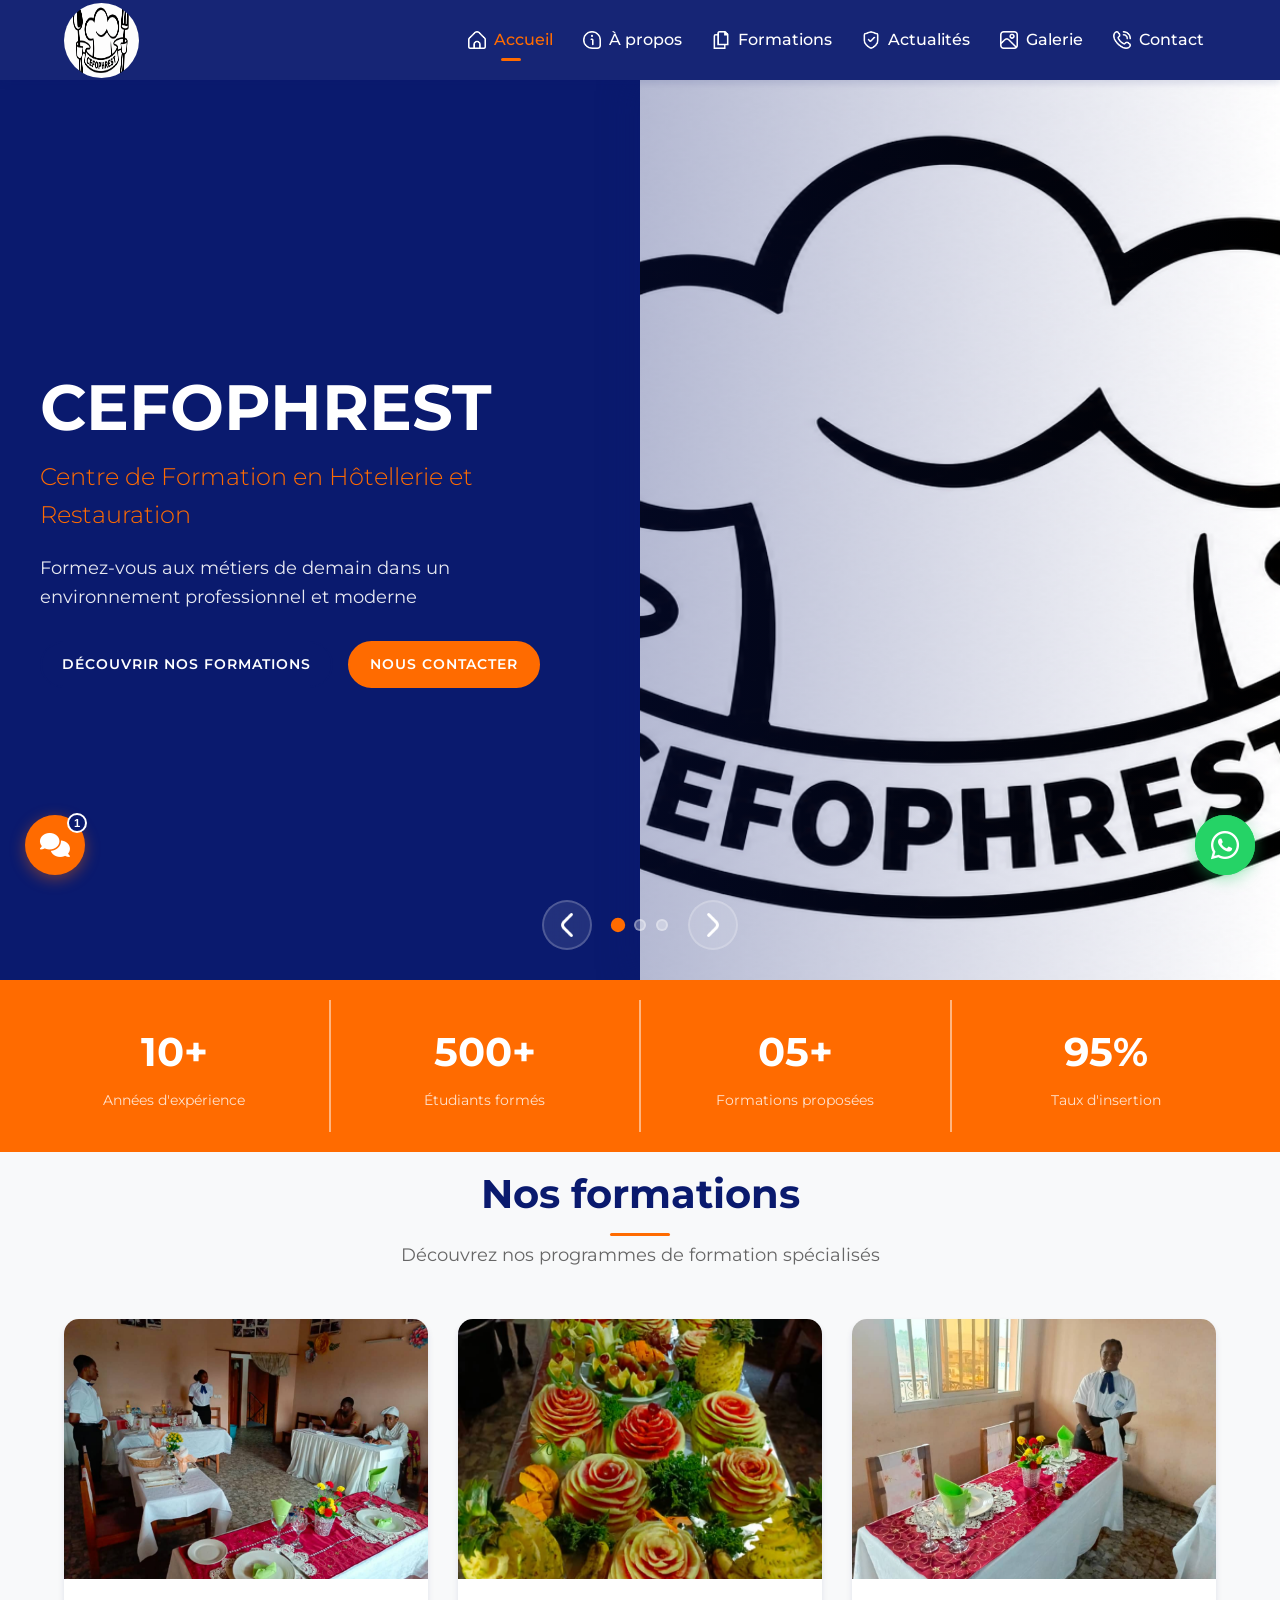
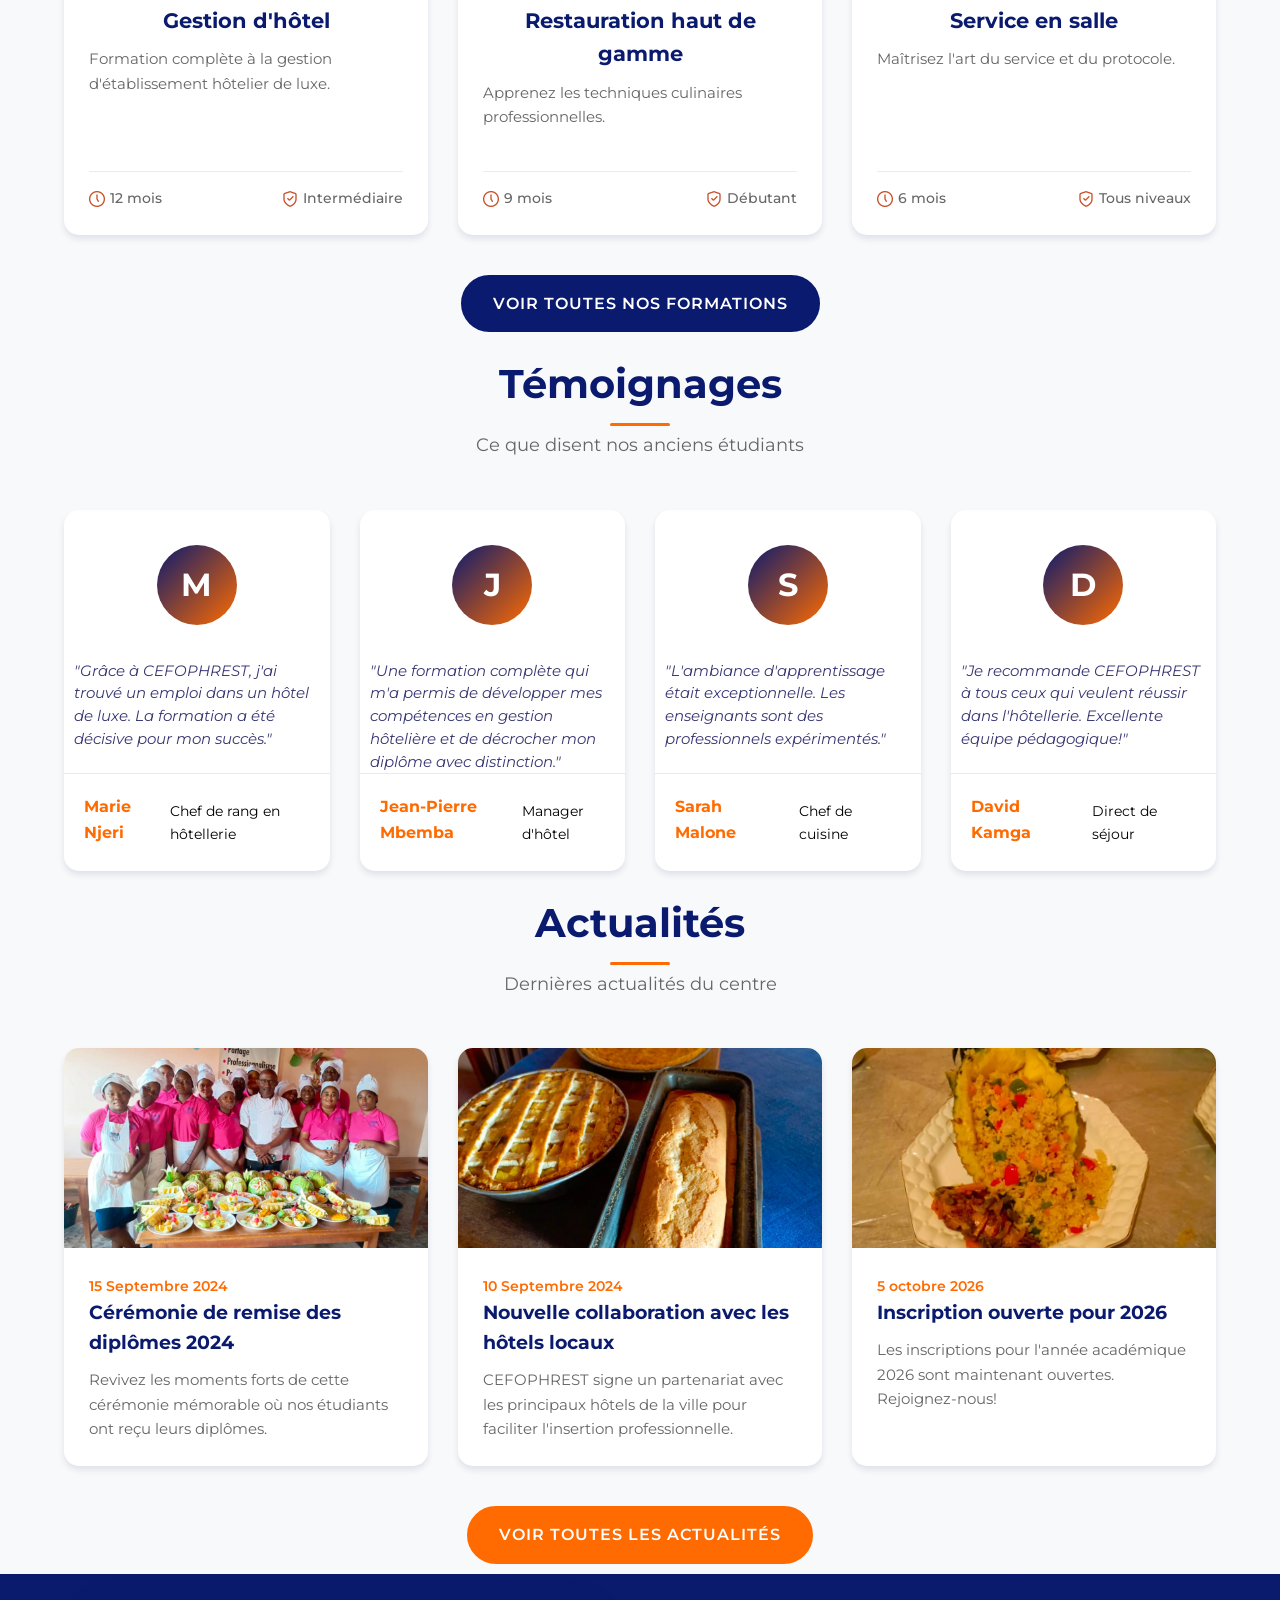
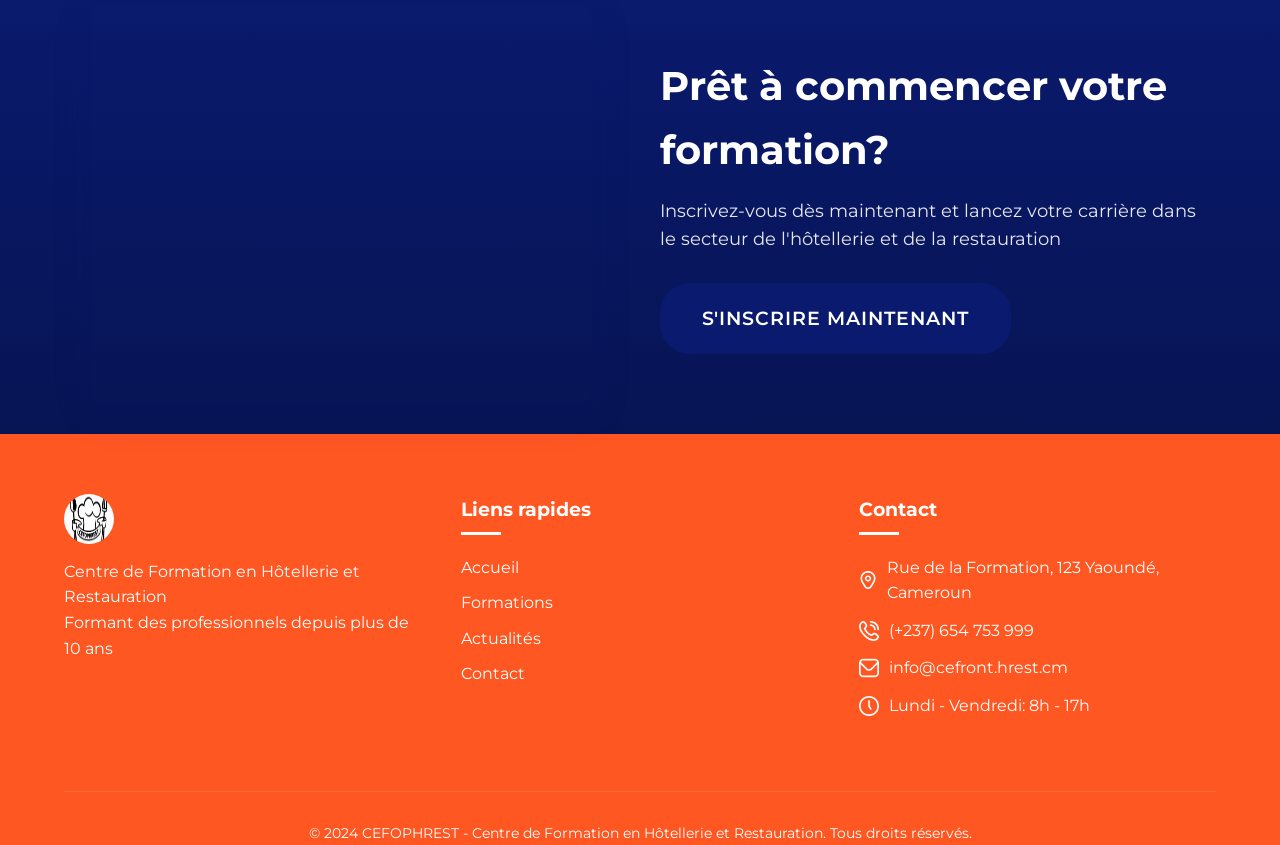
<file: index.html>
<!DOCTYPE html>
<html lang="fr">
<head>
    <meta charset="UTF-8">
    <meta name="viewport" content="width=device-width, initial-scale=1.0">
    <meta name="theme-color" content="#0a1a6e">
    <meta name="description" content="CEFOPHREST - Centre de Formation en Hôtellerie et Restauration. Formations professionnelles dans le secteur de l'hôtellerie et de la restauration.">
    <meta name="keywords" content="CEFOPHREST, formation hôtellerie, formation restauration, centre formation Cameroun, hôtellerie, restauration">
    <meta name="author" content="CEFOPHREST">
    <link rel="preconnect" href="https://fonts.googleapis.com">
    <link rel="preconnect" href="https://fonts.gstatic.com" crossorigin>
    <link href="https://fonts.googleapis.com/css2?family=Montserrat:wght@300;400;500;600;700&display=swap" rel="stylesheet">
    <link rel="shortcut icon" href="assets/logo3.png" type="image/x-icon">
    <link rel="stylesheet" href="assets/font-awesome/css/all.min.css">
    <link rel="stylesheet" href="assets/css/style.css">
    <script src="assets/js/page-loader.js"></script>
    <title>CEFOPHREST - Centre de Formation en Hôtellerie et Restauration</title>
</head>
<body>
    <!-- Header -->
    <header class="header" id="header">
        <div class="container">
            <div class="logo">
                <img src="assets/logo3.png" alt="CEFOPHREST Logo">
            </div>
            <nav class="nav" id="nav">
                <ul class="nav-menu" id="nav-menu">
                    <li><a href="index.html" class="nav-link active"><img src="assets/home.png" alt="Accueil" class="nav-icon"> Accueil</a></li>
                    <li><a href="about.html" class="nav-link"><img src="assets/about.png" alt="À propos" class="nav-icon"> À propos</a></li>
                    <li><a href="formations.html" class="nav-link"><img src="assets/3917390.png" alt="Formations" class="nav-icon"> Formations</a></li>
                    <li><a href="actualites.html" class="nav-link"><img src="assets/3917625.png" alt="Actualités" class="nav-icon"> Actualités</a></li>
                    <li><a href="galerie.html" class="nav-link"><img src="assets/3917317.png" alt="Galerie" class="nav-icon"> Galerie</a></li>
                    <li><a href="contact.html" class="nav-link"><img src="assets/contact.png" alt="Contact" class="nav-icon"> Contact</a></li>
                </ul>
                <div class="nav-toggle" id="nav-toggle">
                    <span></span>
                    <span></span>
                    <span></span>
                </div>
            </nav>
        </div>
    </header>

    <!-- Hero Slider Section -->
    <section class="hero-slider" id="hero-slider">
        <div class="hero-slide active">
            <div class="hero-container">
                <div class="hero-text-col">
                    <h1 class="hero-title">CEFOPHREST</h1>
                    <p class="hero-subtitle">Centre de Formation en Hôtellerie et Restauration</p>
                    <p class="hero-text">Formez-vous aux métiers de demain dans un environnement professionnel et moderne</p>
                    <div class="hero-btns">
                        <a href="formations.html" class="btn btn-primary">Découvrir nos formations</a>
                        <a href="contact.html" class="btn btn-secondary">Nous contacter</a>
                    </div>
                </div>
                <div class="hero-image-col">
                    <img src="assets/logo3.png" alt="CEFOPHREST Formation">
                </div>
            </div>
        </div>
        <div class="hero-slide">
            <div class="hero-container">
                <div class="hero-text-col">
                    <h1 class="hero-title">Hôtellerie & Restauration</h1>
                    <p class="hero-subtitle">Des formations au cœur de l'innovation</p>
                    <p class="hero-text">Apprenez les dernières tendances et techniques avec nos experts reconnus dans le secteur</p>
                    <div class="hero-btns">
                        <a href="formations.html" class="btn btn-primary">Voir nos formations</a>
                        <a href="galerie.html" class="btn btn-secondary">Notre galerie</a>
                    </div>
                </div>
                <div class="hero-image-col">
                    <img src="assets/IMG-20260816-WA0040.jpg" alt="Hôtellerie et Restauration">
                </div>
            </div>
        </div>
        <div class="hero-slide">
            <div class="hero-container">
                <div class="hero-text-col">
                    <h1 class="hero-title">Carrière Professionnelle</h1>
                    <p class="hero-subtitle">Préparez votre avenir</p>
                    <p class="hero-text">Rejoignez des centaines d'étudiants qui ont réussi leur insertion professionnelle grâce à CEFOPHREST</p>
                    <div class="hero-btns">
                        <a href="contact.html" class="btn btn-primary">S'inscrire</a>
                        <a href="actualites.html" class="btn btn-secondary">Nos actualités</a>
                    </div>
                </div>
                <div class="hero-image-col">
                    <img src="assets/IMG-20260816-WA0044.jpg" alt="Carrière Professionnelle">
                </div>
            </div>
        </div>
        <div class="hero-nav">
            <button class="hero-nav-btn prev" id="hero-prev">
                <img src="assets/pres.png" alt="Précédent">
            </button>
            <div class="hero-nav-dots" id="hero-dots">
                <button class="dot active" data-slide="0"></button>
                <button class="dot" data-slide="1"></button>
                <button class="dot" data-slide="2"></button>
            </div>
            <button class="hero-nav-btn next" id="hero-next">
                <img src="assets/next.png" alt="Suivant">
            </button>
        </div>
    </section>

    <!-- Stats Section -->
    <section class="stats">
        <div class="stats-full-width">
            <div class="stats-grid">
                <div class="stat-item">
                    <span class="stat-number">10+</span>
                    <span class="stat-label">Années d'expérience</span>
                </div>
                <div class="stat-item">
                    <span class="stat-number">500+</span>
                    <span class="stat-label">Étudiants formés</span>
                </div>
                <div class="stat-item">
                    <span class="stat-number">05+</span>
                    <span class="stat-label">Formations proposées</span>
                </div>
                <div class="stat-item">
                    <span class="stat-number">95%</span>
                    <span class="stat-label">Taux d'insertion</span>
                </div>
            </div>
        </div>
    </section>

    <!-- Programs Section -->
    <section class="programs section section-light">
        <div class="container">
            <div class="section-header">
                <h2 class="section-title">Nos formations</h2>
                <p class="section-subtitle">Découvrez nos programmes de formation spécialisés</p>
            </div>
            <div class="programs-grid">
                <div class="program-card">
                    <div class="program-img">
                        <img src="assets/IMG-20260816-WA0045.jpg" alt="Gestion d'hôtel">
                    </div>
                    <div class="program-content">
                        <h3>Gestion d'hôtel</h3>
                        <p>Formation complète à la gestion d'établissement hôtelier de luxe.</p>
                        <div class="program-meta">
                            <span class="duration">12 mois</span>
                            <span class="level">Intermédiaire</span>
                        </div>
                    </div>
                </div>
                <div class="program-card">
                    <div class="program-img">
                        <img src="assets/IMG-20260816-WA0039.jpg" alt="Restauration haut de gamme">
                    </div>
                    <div class="program-content">
                        <h3>Restauration haut de gamme</h3>
                        <p>Apprenez les techniques culinaires professionnelles.</p>
                        <div class="program-meta">
                            <span class="duration">9 mois</span>
                            <span class="level">Débutant</span>
                        </div>
                    </div>
                </div>
                <div class="program-card">
                    <div class="program-img">
                        <img src="assets/IMG-20260816-WA0043.jpg" alt="Service en salle">
                    </div>
                    <div class="program-content">
                        <h3>Service en salle</h3>
                        <p>Maîtrisez l'art du service et du protocole.</p>
                        <div class="program-meta">
                            <span class="duration">6 mois</span>
                            <span class="level">Tous niveaux</span>
                        </div>
                    </div>
                </div>
            </div>
            <div class="section-center">
                <a href="formations.html" class="btn btn-primary">Voir toutes nos formations</a>
            </div>
        </div>
    </section>

    <!-- Testimonials Section -->
    <section class="testimonials section section-light">
        <div class="container">
            <div class="section-header">
                <h2 class="section-title">Témoignages</h2>
                <p class="section-subtitle">Ce que disent nos anciens étudiants</p>
            </div>
            <div class="testimonials-grid">
                <div class="testimonial-card">
                    <div class="testimonial-img">
                        <div class="testimonial-avatar">M</div>
                    </div>
                    <div class="testimonial-text">
                        <p>"Grâce à CEFOPHREST, j'ai trouvé un emploi dans un hôtel de luxe. La formation a été décisive pour mon succès."</p>
                    </div>
                    <div class="testimonial-author">
                        <span class="author-name">Marie Njeri</span>
                        <span class="author-title">Chef de rang en hôtellerie</span>
                    </div>
                </div>
                <div class="testimonial-card">
                    <div class="testimonial-img">
                        <div class="testimonial-avatar">J</div>
                    </div>
                    <div class="testimonial-text">
                        <p>"Une formation complète qui m'a permis de développer mes compétences en gestion hôtelière et de décrocher mon diplôme avec distinction."</p>
                    </div>
                    <div class="testimonial-author">
                        <span class="author-name">Jean-Pierre Mbemba</span>
                        <span class="author-title">Manager d'hôtel</span>
                    </div>
                </div>
                <div class="testimonial-card">
                    <div class="testimonial-img">
                        <div class="testimonial-avatar">S</div>
                    </div>
                    <div class="testimonial-text">
                        <p>"L'ambiance d'apprentissage était exceptionnelle. Les enseignants sont des professionnels expérimentés."</p>
                    </div>
                    <div class="testimonial-author">
                        <span class="author-name">Sarah Malone</span>
                        <span class="author-title">Chef de cuisine</span>
                    </div>
                </div>
                <div class="testimonial-card">
                    <div class="testimonial-img">
                        <div class="testimonial-avatar">D</div>
                    </div>
                    <div class="testimonial-text">
                        <p>"Je recommande CEFOPHREST à tous ceux qui veulent réussir dans l'hôtellerie. Excellente équipe pédagogique!"</p>
                    </div>
                    <div class="testimonial-author">
                        <span class="author-name">David Kamga</span>
                        <span class="author-title">Direct de séjour</span>
                    </div>
                </div>
            </div>
        </div>
    </section>

    <!-- News Section -->
    <section class="news section section-light">
        <div class="container">
            <div class="section-header">
                <h2 class="section-title">Actualités</h2>
                <p class="section-subtitle">Dernières actualités du centre</p>
            </div>
            <div class="news-grid">
                <div class="news-card">
                    <div class="news-img">
                        <img src="assets/images/news1.jpg" alt="Actualité 1">
                    </div>
                    <div class="news-content">
                        <span class="news-date">15 Septembre 2024</span>
                        <h3>Cérémonie de remise des diplômes 2024</h3>
                        <p>Revivez les moments forts de cette cérémonie mémorable où nos étudiants ont reçu leurs diplômes.</p>
                    </div>
                </div>
                <div class="news-card">
                    <div class="news-img">
                        <img src="assets/images/news2.jpg" alt="Actualité 2">
                    </div>
                    <div class="news-content">
                        <span class="news-date">10 Septembre 2024</span>
                        <h3>Nouvelle collaboration avec les hôtels locaux</h3>
                        <p>CEFOPHREST signe un partenariat avec les principaux hôtels de la ville pour faciliter l'insertion professionnelle.</p>
                    </div>
                </div>
                <div class="news-card">
                    <div class="news-img">
                        <img src="assets/images/news3.jpg" alt="Actualité 3">
                    </div>
                    <div class="news-content">
                        <span class="news-date">5 octobre  2026</span>
                        <h3>Inscription ouverte pour 2026</h3>
                        <p>Les inscriptions pour l'année académique 2026 sont maintenant ouvertes. Rejoignez-nous!</p>
                    </div>
                </div>
            </div>
            <div class="section-center">
                <a href="actualites.html" class="btn btn-secondary">Voir toutes les actualités</a>
            </div>
        </div>
    </section>

    <!-- CTA Section -->
    <section class="cta section">
        <div class="container">
            <div class="cta-split">
                <div class="cta-map">
                    <div class="map-container">
                        <iframe 
                            src="https://maps.google.com/maps?q=CEFOPHREST,Borne+Fontaine+Emana,Yaounde,Cameroun&output=embed&z=14&scale=2" 
                            width="100%" 
                            height="400" 
                            style="border:0; border-radius: 10px;" 
                            allowfullscreen="" 
                            loading="lazy" 
                            referrerpolicy="no-referrer-when-downgrade">
                        </iframe>
                    </div>
                </div>
                <div class="cta-text">
                    <h2>Prêt à commencer votre formation?</h2>
                    <p>Inscrivez-vous dès maintenant et lancez votre carrière dans le secteur de l'hôtellerie et de la restauration</p>
                    <a href="contact.html" class="btn btn-primary btn-lg">S'inscrire maintenant</a>
                </div>
            </div>
        </div>
    </section>

    <!-- Footer -->
    <footer class="footer">
        <div class="container">
            <div class="footer-grid">
                <div class="footer-col">
                    <div class="footer-logo">
                        <img src="assets/logo3.png" alt="CEFOPHREST Logo">
                    </div>
                    <p class="footer-text">Centre de Formation en Hôtellerie et Restauration<br>Formant des professionnels depuis plus de 10 ans</p>
                </div>
                <div class="footer-col">
                    <h4 class="footer-title">Liens rapides</h4>
                    <ul class="footer-menu">
                        <li><a href="index.html">Accueil</a></li>
                        <li><a href="formations.html">Formations</a></li>
                        <li><a href="actualites.html">Actualités</a></li>
                        <li><a href="contact.html">Contact</a></li>
                    </ul>
                </div>
                <div class="footer-col">
                    <h4 class="footer-title">Contact</h4>
                    <ul class="contact-info">
                        <li><span class="contact-icon"><img src="assets/3916880.png" alt="Adresse" class="contact-img"></span> Rue de la Formation, 123 Yaoundé, Cameroun</li>
                        <li><span class="contact-icon"><img src="assets/contact.png" alt="Téléphone" class="contact-img"></span> (+237) 654 753 999</li>
                        <li><span class="contact-icon"><img src="assets/mail.png" alt="Email" class="contact-img"></span> info@cefront.hrest.cm</li>
                        <li><span class="contact-icon"><img src="assets/duree.png" alt="Horaires" class="contact-img"></span> Lundi - Vendredi: 8h - 17h</li>
                    </ul>
                </div>
            </div>
            <div class="footer-bottom">
                <p class="copyright">&copy; 2024 CEFOPHREST - Centre de Formation en Hôtellerie et Restauration. Tous droits réservés.</p>
            </div>
        </div>
    </footer>

    <script src="assets/js/script.js?v=2"></script>
    <script src="assets/js/floating-widgets.js"></script>
    <script src="assets/js/chatbot.js"></script>
</body>
</html>
</file>
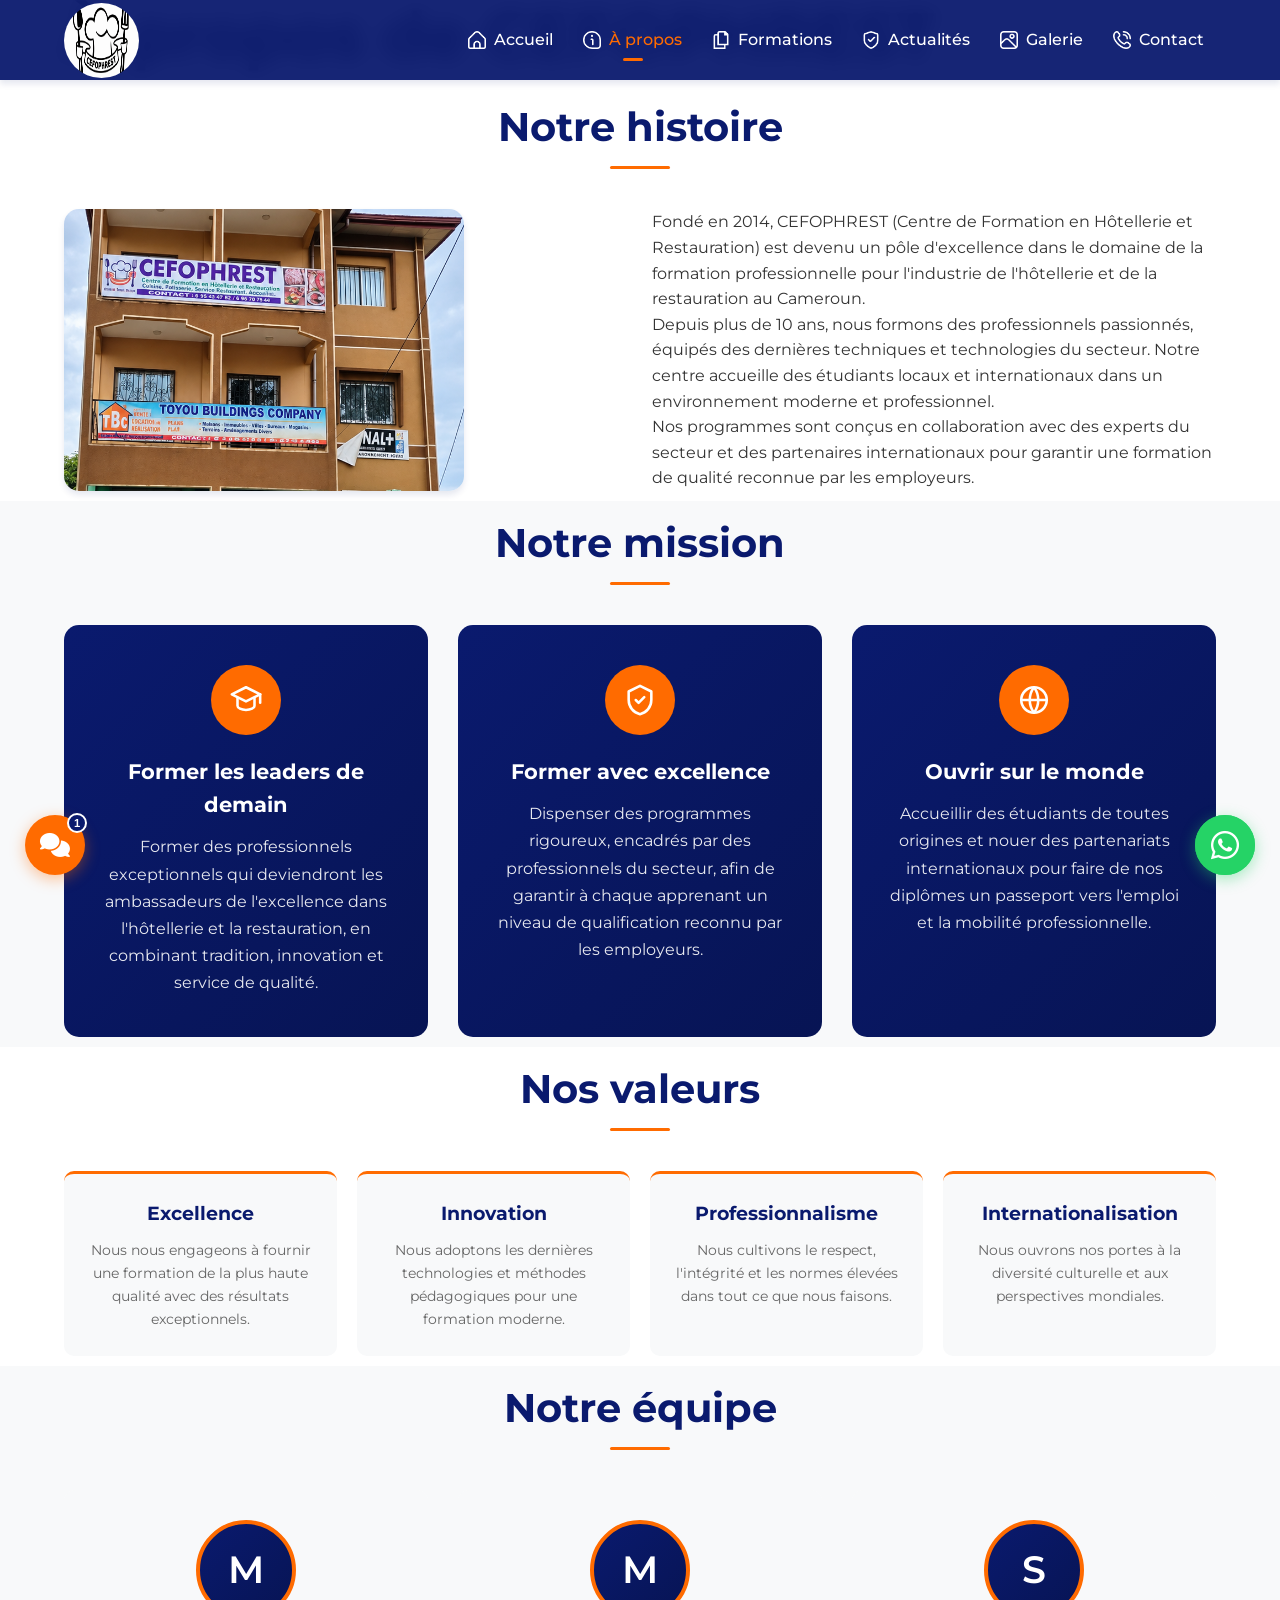
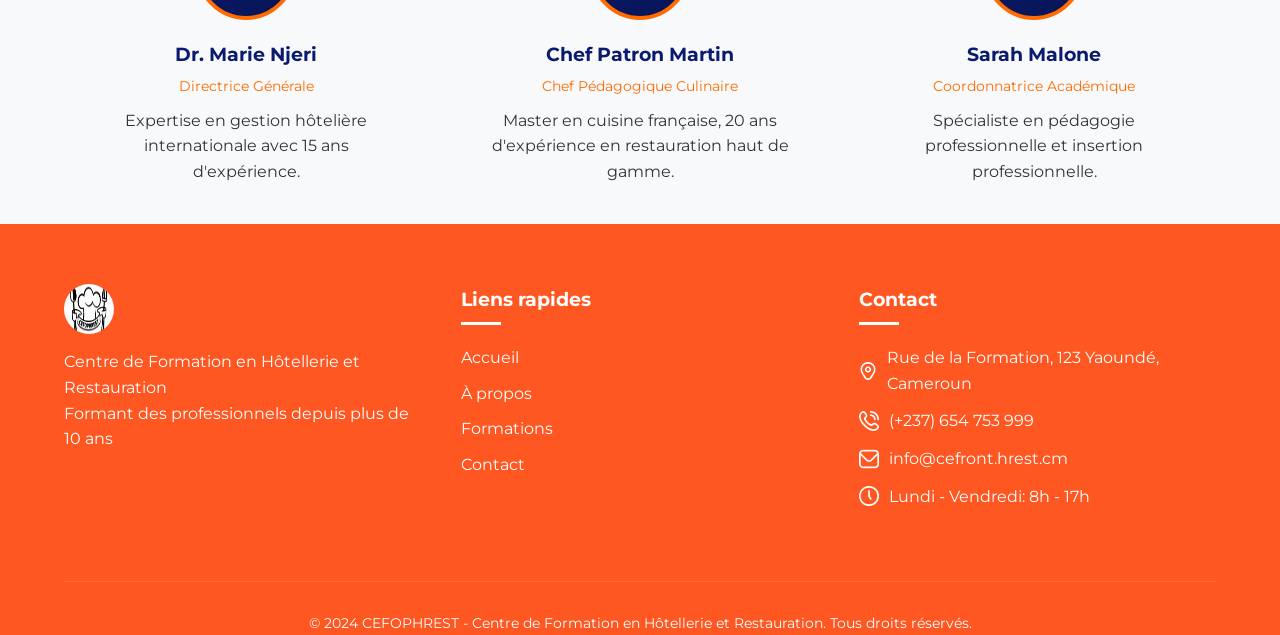
<file: about.html>
<!DOCTYPE html>
<html lang="fr">
<head>
    <meta charset="UTF-8">
    <meta name="viewport" content="width=device-width, initial-scale=1.0">
    <meta name="theme-color" content="#0a1a6e">
    <meta name="description" content="À propos de CEFOPHREST - Centre de Formation en Hôtellerie et Restauration">
    <link href="https://fonts.googleapis.com/css2?family=Montserrat:wght@300;400;500;600;700&display=swap" rel="stylesheet">
    <link rel="shortcut icon" href="assets/logo3.png" type="image/x-icon">
    <link rel="stylesheet" href="assets/font-awesome/css/all.min.css">
<link rel="stylesheet" href="assets/css/style.css">
    <script src="assets/js/page-loader.js"></script>
    <title>À propos - CEFOPHREST</title>
    <style>
        .team-grid {
            display: grid;
            grid-template-columns: repeat(auto-fit, minmax(250px, 1fr));
            gap: 30px;
            margin-top: 40px;
        }
        .team-card {
            background: var(--light-gray);
            border-radius: 12px;
            padding: 30px;
            text-align: center;
            transition: transform 0.3s ease, box-shadow 0.3s ease;
        }
        .team-card:hover {
            transform: translateY(-5px);
            box-shadow: var(--shadow-lg);
        }
        .team-img {
            width: 100px;
            height: 100px;
            border-radius: 50%;
            object-fit: cover;
            margin: 0 auto 20px;
            border: 4px solid var(--secondary-color);
        }
        .team-initial {
            width: 100px;
            height: 100px;
            border-radius: 50%;
            margin: 0 auto 20px;
            border: 4px solid var(--secondary-color);
            background: linear-gradient(135deg, var(--primary-color), var(--primary-dark));
            color: var(--text-light);
            font-size: 2.4rem;
            font-weight: 600;
            line-height: 1;
            display: flex;
            align-items: center;
            justify-content: center;
            text-transform: uppercase;
            user-select: none;
        }
        .team-card h3 {
            color: var(--primary-color);
            margin-bottom: 5px;
        }
        .team-card .team-title {
            color: var(--secondary-color);
            font-size: 0.9rem;
            margin-bottom: 10px;
        }
        .values-grid {
            display: grid;
            grid-template-columns: repeat(auto-fit, minmax(200px, 1fr));
            gap: 20px;
            margin-top: 30px;
        }
        .value-card {
            background: var(--light-gray);
            border-radius: 10px;
            padding: 25px;
            text-align: center;
            border-top: 3px solid var(--secondary-color);
        }
        .value-card h3 {
            color: var(--primary-color);
            margin-bottom: 10px;
        }
        .value-card p {
            color: var(--text-gray);
            font-size: 0.9rem;
        }
        .about-content .section-title {
            color: var(--primary-color);
            font-size: 1.8rem;
            margin-bottom: 20px;
        }
        .about-text {
            max-width: 800px;
            margin: 0 auto;
            text-align: center;
            font-size: 1.1rem;
            line-height: 1.8;
        }
        .mission-grid {
            display: grid;
            grid-template-columns: repeat(auto-fit, minmax(280px, 1fr));
            gap: 30px;
            margin-top: 40px;
        }
        .mission-card {
            background: linear-gradient(135deg, var(--primary-color), var(--primary-dark));
            color: var(--text-light);
            border-radius: 15px;
            padding: 40px 30px;
            text-align: center;
            display: flex;
            flex-direction: column;
            align-items: center;
            transition: transform 0.3s ease, box-shadow 0.3s ease;
        }
        .mission-card:hover {
            transform: translateY(-8px);
            box-shadow: var(--shadow-lg);
        }
        .mission-icon {
            width: 70px;
            height: 70px;
            border-radius: 50%;
            background: var(--secondary-color);
            display: flex;
            align-items: center;
            justify-content: center;
            margin-bottom: 20px;
            flex-shrink: 0;
        }
        .mission-icon svg {
            width: 34px;
            height: 34px;
            stroke: var(--text-light);
            fill: none;
            stroke-width: 1.8;
            stroke-linecap: round;
            stroke-linejoin: round;
        }
        .mission-card h3 {
            font-size: 1.3rem;
            margin-bottom: 12px;
        }
        .mission-card p {
            font-size: 1rem;
            line-height: 1.7;
            opacity: 0.9;
        }
    </style>
</head>
<body>
    <header class="header" id="header">
        <div class="container">
            <div class="logo">
                <img src="assets/logo3.png" alt="CEFOPHREST Logo">
            </div>
            <nav class="nav" id="nav">
                <ul class="nav-menu" id="nav-menu">
                    <li><a href="index.html" class="nav-link"><img src="assets/home.png" alt="Accueil" class="nav-icon"> Accueil</a></li>
                    <li><a href="about.html" class="nav-link active"><img src="assets/about.png" alt="À propos" class="nav-icon"> À propos</a></li>
                    <li><a href="formations.html" class="nav-link"><img src="assets/3917390.png" alt="Formations" class="nav-icon"> Formations</a></li>
                    <li><a href="actualites.html" class="nav-link"><img src="assets/3917625.png" alt="Actualités" class="nav-icon"> Actualités</a></li>
                    <li><a href="galerie.html" class="nav-link"><img src="assets/3917317.png" alt="Galerie" class="nav-icon"> Galerie</a></li>
                    <li><a href="contact.html" class="nav-link"><img src="assets/contact.png" alt="Contact" class="nav-icon"> Contact</a></li>
                </ul>
                <div class="nav-toggle" id="nav-toggle">
                    <span></span>
                    <span></span>
                    <span></span>
                </div>
            </nav>
        </div>
    </header>

    <section class="hero hero-sm">
        <div class="hero-overlay"></div>
        <div class="container">
            <div class="hero-content">
                <h1 class="hero-title">À propos de CEFOPHREST</h1>
            </div>
        </div>
    </section>

    <section class="section">
        <div class="container">
            <div class="section-header">
                <h2 class="section-title">Notre histoire</h2>
            </div>
            <div class="history-grid">
                <div class="history-image">
                    <img src="assets/file_000000009d0c8210b528feb0c02e4a06.png" alt="Notre histoire">
                </div>
                <div>
                    <p>Fondé en 2014, CEFOPHREST (Centre de Formation en Hôtellerie et Restauration) est devenu un pôle d'excellence dans le domaine de la formation professionnelle pour l'industrie de l'hôtellerie et de la restauration au Cameroun.</p>
                    <p>Depuis plus de 10 ans, nous formons des professionnels passionnés, équipés des dernières techniques et technologies du secteur. Notre centre accueille des étudiants locaux et internationaux dans un environnement moderne et professionnel.</p>
                    <p>Nos programmes sont conçus en collaboration avec des experts du secteur et des partenaires internationaux pour garantir une formation de qualité reconnue par les employeurs.</p>
                </div>
            </div>
        </div>
    </section>

    <section class="section section-light">
        <div class="container">
            <div class="section-header">
                <h2 class="section-title">Notre mission</h2>
            </div>
            <div class="mission-grid">
                <div class="mission-card">
                    <div class="mission-icon">
                        <svg viewBox="0 0 24 24"><path d="M12 3 2 8l10 5 10-5-10-5Z"/><path d="M6 10.5V16c0 1.7 2.7 3 6 3s6-1.3 6-3v-5.5"/><path d="M22 8v6"/></svg>
                    </div>
                    <h3>Former les leaders de demain</h3>
                    <p>Former des professionnels exceptionnels qui deviendront les ambassadeurs de l'excellence dans l'hôtellerie et la restauration, en combinant tradition, innovation et service de qualité.</p>
                </div>
                <div class="mission-card">
                    <div class="mission-icon">
                        <svg viewBox="0 0 24 24"><path d="M12 2 4 6v6c0 5 3.4 8.9 8 10 4.6-1.1 8-5 8-10V6l-8-4Z"/><path d="m9 12 2 2 4-4"/></svg>
                    </div>
                    <h3>Former avec excellence</h3>
                    <p>Dispenser des programmes rigoureux, encadrés par des professionnels du secteur, afin de garantir à chaque apprenant un niveau de qualification reconnu par les employeurs.</p>
                </div>
                <div class="mission-card">
                    <div class="mission-icon">
                        <svg viewBox="0 0 24 24"><circle cx="12" cy="12" r="9"/><path d="M3 12h18"/><path d="M12 3a15 15 0 0 1 0 18 15 15 0 0 1 0-18Z"/></svg>
                    </div>
                    <h3>Ouvrir sur le monde</h3>
                    <p>Accueillir des étudiants de toutes origines et nouer des partenariats internationaux pour faire de nos diplômes un passeport vers l'emploi et la mobilité professionnelle.</p>
                </div>
            </div>
        </div>
    </section>

    <section class="section">
        <div class="container">
            <div class="section-header">
                <h2 class="section-title">Nos valeurs</h2>
            </div>
            <div class="values-grid">
                <div class="value-card">
                    <h3>Excellence</h3>
                    <p>Nous nous engageons à fournir une formation de la plus haute qualité avec des résultats exceptionnels.</p>
                </div>
                <div class="value-card">
                    <h3>Innovation</h3>
                    <p>Nous adoptons les dernières technologies et méthodes pédagogiques pour une formation moderne.</p>
                </div>
                <div class="value-card">
                    <h3>Professionnalisme</h3>
                    <p>Nous cultivons le respect, l'intégrité et les normes élevées dans tout ce que nous faisons.</p>
                </div>
                <div class="value-card">
                    <h3>Internationalisation</h3>
                    <p>Nous ouvrons nos portes à la diversité culturelle et aux perspectives mondiales.</p>
                </div>
            </div>
        </div>
    </section>

    <section class="section section-light">
        <div class="container">
            <div class="section-header">
                <h2 class="section-title">Notre équipe</h2>
            </div>
            <div class="team-grid">
                <div class="team-card">
                    <div class="team-initial" aria-hidden="true">M</div>
                    <h3>Dr. Marie Njeri</h3>
                    <p class="team-title">Directrice Générale</p>
                    <p>Expertise en gestion hôtelière internationale avec 15 ans d'expérience.</p>
                </div>
                <div class="team-card">
                    <div class="team-initial" aria-hidden="true">M</div>
                    <h3>Chef Patron Martin</h3>
                    <p class="team-title">Chef Pédagogique Culinaire</p>
                    <p>Master en cuisine française, 20 ans d'expérience en restauration haut de gamme.</p>
                </div>
                <div class="team-card">
                    <div class="team-initial" aria-hidden="true">S</div>
                    <h3>Sarah Malone</h3>
                    <p class="team-title">Coordonnatrice Académique</p>
                    <p>Spécialiste en pédagogie professionnelle et insertion professionnelle.</p>
                </div>
            </div>
        </div>
    </section>

    <footer class="footer">
        <div class="container">
            <div class="footer-grid">
                <div class="footer-col">
                    <div class="footer-logo">
                        <img src="assets/logo3.png" alt="CEFOPHREST Logo">
                    </div>
                    <p class="footer-text">Centre de Formation en Hôtellerie et Restauration<br>Formant des professionnels depuis plus de 10 ans</p>
                </div>
                <div class="footer-col">
                    <h4 class="footer-title">Liens rapides</h4>
                    <ul class="footer-menu">
                        <li><a href="index.html">Accueil</a></li>
                        <li><a href="about.html">À propos</a></li>
                        <li><a href="formations.html">Formations</a></li>
                        <li><a href="contact.html">Contact</a></li>
                    </ul>
                </div>
                <div class="footer-col">
                    <h4 class="footer-title">Contact</h4>
                    <ul class="contact-info">
                        <li><span class="contact-icon"><img src="assets/3916880.png" alt="Adresse" class="contact-img"></span> Rue de la Formation, 123 Yaoundé, Cameroun</li>
                        <li><span class="contact-icon"><img src="assets/contact.png" alt="Téléphone" class="contact-img"></span> (+237) 654 753 999</li>
                        <li><span class="contact-icon"><img src="assets/mail.png" alt="Email" class="contact-img"></span> info@cefront.hrest.cm</li>
                        <li><span class="contact-icon"><img src="assets/duree.png" alt="Horaires" class="contact-img"></span> Lundi - Vendredi: 8h - 17h</li>
                    </ul>
                </div>
            </div>
            <div class="footer-bottom">
                <p class="copyright">&copy; 2024 CEFOPHREST - Centre de Formation en Hôtellerie et Restauration. Tous droits réservés.</p>
            </div>
        </div>
    </footer>

    <script src="assets/js/script.js?v=2"></script>

    <script src="assets/js/floating-widgets.js"></script>
    <script src="assets/js/chatbot.js"></script>
</body>
</html>
</file>
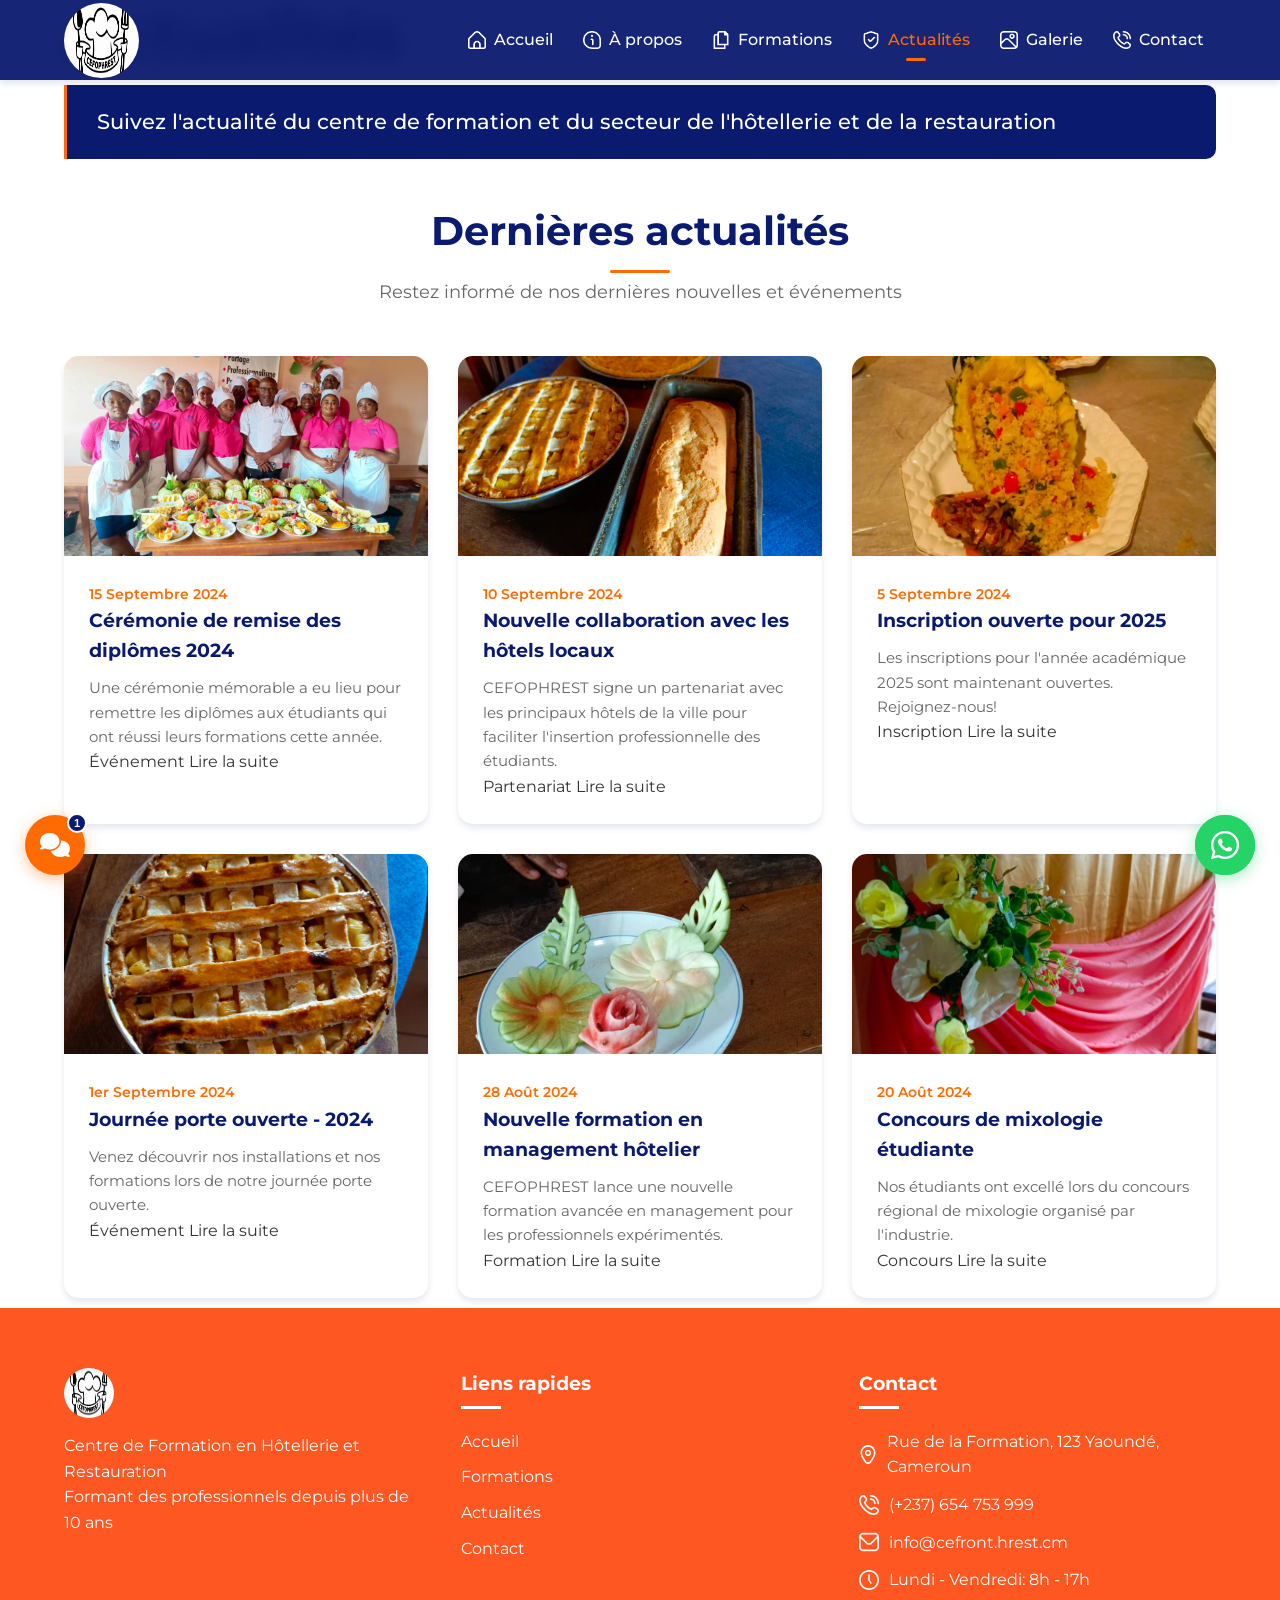
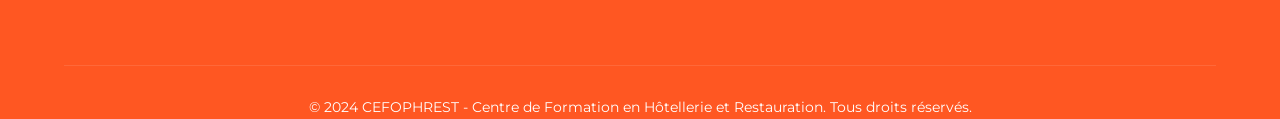
<file: actualites.html>
<!DOCTYPE html>
<html lang="fr">
<head>
    <meta charset="UTF-8">
    <meta name="viewport" content="width=device-width, initial-scale=1.0">
    <meta name="theme-color" content="#0a1a6e">
    <meta name="description" content="CEFOPHREST - Actualités et événements du centre de formation en hôtellerie et restauration">
    <meta name="keywords" content="CEFOPHREST, actualités, formation hôtellerie, événements restauration">
    <link href="https://fonts.googleapis.com/css2?family=Montserrat:wght@300;400;500;600;700&display=swap" rel="stylesheet">
    <link rel="shortcut icon" href="assets/logo3.png" type="image/x-icon">
    <link rel="stylesheet" href="assets/font-awesome/css/all.min.css">
<link rel="stylesheet" href="assets/css/style.css">
    <script src="assets/js/page-loader.js"></script>
    <title>Actualités - CEFOPHREST</title>
</head>
<body>
    <header class="header" id="header">
        <div class="container">
            <div class="logo">
                <img src="assets/logo3.png" alt="CEFOPHREST Logo">
            </div>
            <nav class="nav" id="nav">
                <ul class="nav-menu" id="nav-menu">
                    <li><a href="index.html" class="nav-link"><img src="assets/home.png" alt="Accueil" class="nav-icon"> Accueil</a></li>
                    <li><a href="about.html" class="nav-link"><img src="assets/about.png" alt="À propos" class="nav-icon"> À propos</a></li>
                    <li><a href="formations.html" class="nav-link"><img src="assets/3917390.png" alt="Formations" class="nav-icon"> Formations</a></li>
                    <li><a href="actualites.html" class="nav-link active"><img src="assets/3917625.png" alt="Actualités" class="nav-icon"> Actualités</a></li>
                    <li><a href="galerie.html" class="nav-link"><img src="assets/3917317.png" alt="Galerie" class="nav-icon"> Galerie</a></li>
                    <li><a href="contact.html" class="nav-link"><img src="assets/contact.png" alt="Contact" class="nav-icon"> Contact</a></li>
                </ul>
                <div class="nav-toggle" id="nav-toggle">
                    <span></span>
                    <span></span>
                    <span></span>
                </div>
            </nav>
        </div>
    </header>

    <section class="hero hero-sm">
        <div class="hero-overlay"></div>
        <div class="container">
            <div class="hero-content">
                <h1 class="hero-title">Actualités</h1>
                <p class="hero-text highlight-text">Suivez l'actualité du centre de formation et du secteur de l'hôtellerie et de la restauration</p>
            </div>
        </div>
    </section>

    <section class="section">
        <div class="container">
            <div class="section-header">
                <h2 class="section-title">Dernières actualités</h2>
                <p class="section-subtitle">Restez informé de nos dernières nouvelles et événements</p>
            </div>

            <div class="news-grid">
                <div class="news-card">
                    <div class="news-img">
                        <img src="assets/images/news1.jpg" alt="Cérémonie de remise des diplômes 2024">
                    </div>
                    <div class="news-content">
                        <span class="news-date">15 Septembre 2024</span>
                        <h3>Cérémonie de remise des diplômes 2024</h3>
                        <p>Une cérémonie mémorable a eu lieu pour remettre les diplômes aux étudiants qui ont réussi leurs formations cette année.</p>
                        <span class="news-category">Événement</span>
                        <a href="#" class="read-more">Lire la suite</a>
                    </div>
                </div>

                <div class="news-card">
                    <div class="news-img">
                        <img src="assets/images/news2.jpg" alt="Nouvelle collaboration avec les hôtels locaux">
                    </div>
                    <div class="news-content">
                        <span class="news-date">10 Septembre 2024</span>
                        <h3>Nouvelle collaboration avec les hôtels locaux</h3>
                        <p>CEFOPHREST signe un partenariat avec les principaux hôtels de la ville pour faciliter l'insertion professionnelle des étudiants.</p>
                        <span class="news-category">Partenariat</span>
                        <a href="#" class="read-more">Lire la suite</a>
                    </div>
                </div>

                <div class="news-card">
                    <div class="news-img">
                        <img src="assets/images/news3.jpg" alt="Inscription ouverte pour 2025">
                    </div>
                    <div class="news-content">
                        <span class="news-date">5 Septembre 2024</span>
                        <h3>Inscription ouverte pour 2025</h3>
                        <p>Les inscriptions pour l'année académique 2025 sont maintenant ouvertes. Rejoignez-nous!</p>
                        <span class="news-category">Inscription</span>
                        <a href="#" class="read-more">Lire la suite</a>
                    </div>
                </div>

                <div class="news-card">
                    <div class="news-img">
                        <img src="assets/images/news4.jpg" alt="Journée porte ouverte">
                    </div>
                    <div class="news-content">
                        <span class="news-date">1er Septembre 2024</span>
                        <h3>Journée porte ouverte - 2024</h3>
                        <p>Venez découvrir nos installations et nos formations lors de notre journée porte ouverte.</p>
                        <span class="news-category">Événement</span>
                        <a href="#" class="read-more">Lire la suite</a>
                    </div>
                </div>

                <div class="news-card">
                    <div class="news-img">
                        <img src="assets/images/news5.jpg" alt="Nouvelle formation en management">
                    </div>
                    <div class="news-content">
                        <span class="news-date">28 Août 2024</span>
                        <h3>Nouvelle formation en management hôtelier</h3>
                        <p>CEFOPHREST lance une nouvelle formation avancée en management pour les professionnels expérimentés.</p>
                        <span class="news-category">Formation</span>
                        <a href="#" class="read-more">Lire la suite</a>
                    </div>
                </div>

                <div class="news-card">
                    <div class="news-img">
                        <img src="assets/images/news6.jpg" alt="Concours de mixologie">
                    </div>
                    <div class="news-content">
                        <span class="news-date">20 Août 2024</span>
                        <h3>Concours de mixologie étudiante</h3>
                        <p>Nos étudiants ont excellé lors du concours régional de mixologie organisé par l'industrie.</p>
                        <span class="news-category">Concours</span>
                        <a href="#" class="read-more">Lire la suite</a>
                    </div>
                </div>
            </div>
        </div>
    </section>

    <footer class="footer">
        <div class="container">
            <div class="footer-grid">
                <div class="footer-col">
                    <div class="footer-logo">
                        <img src="assets/logo3.png" alt="CEFOPHREST Logo">
                    </div>
                    <p class="footer-text">Centre de Formation en Hôtellerie et Restauration<br>Formant des professionnels depuis plus de 10 ans</p>
                </div>
                <div class="footer-col">
                    <h4 class="footer-title">Liens rapides</h4>
                    <ul class="footer-menu">
                        <li><a href="index.html">Accueil</a></li>
                        <li><a href="formations.html">Formations</a></li>
                        <li><a href="actualites.html">Actualités</a></li>
                        <li><a href="contact.html">Contact</a></li>
                    </ul>
                </div>
                <div class="footer-col">
                    <h4 class="footer-title">Contact</h4>
                    <ul class="contact-info">
                        <li><span class="contact-icon"><img src="assets/3916880.png" alt="Adresse" class="contact-img"></span> Rue de la Formation, 123 Yaoundé, Cameroun</li>
                        <li><span class="contact-icon"><img src="assets/contact.png" alt="Téléphone" class="contact-img"></span> (+237) 654 753 999</li>
                        <li><span class="contact-icon"><img src="assets/mail.png" alt="Email" class="contact-img"></span> info@cefront.hrest.cm</li>
                        <li><span class="contact-icon"><img src="assets/duree.png" alt="Horaires" class="contact-img"></span> Lundi - Vendredi: 8h - 17h</li>
                    </ul>
                </div>
            </div>
            <div class="footer-bottom">
                <p class="copyright">&copy; 2024 CEFOPHREST - Centre de Formation en Hôtellerie et Restauration. Tous droits réservés.</p>
            </div>
        </div>
    </footer>

    <script src="assets/js/script.js?v=2"></script>

    <script src="assets/js/floating-widgets.js"></script>
    <script src="assets/js/chatbot.js"></script>
</body>
</html>
</file>
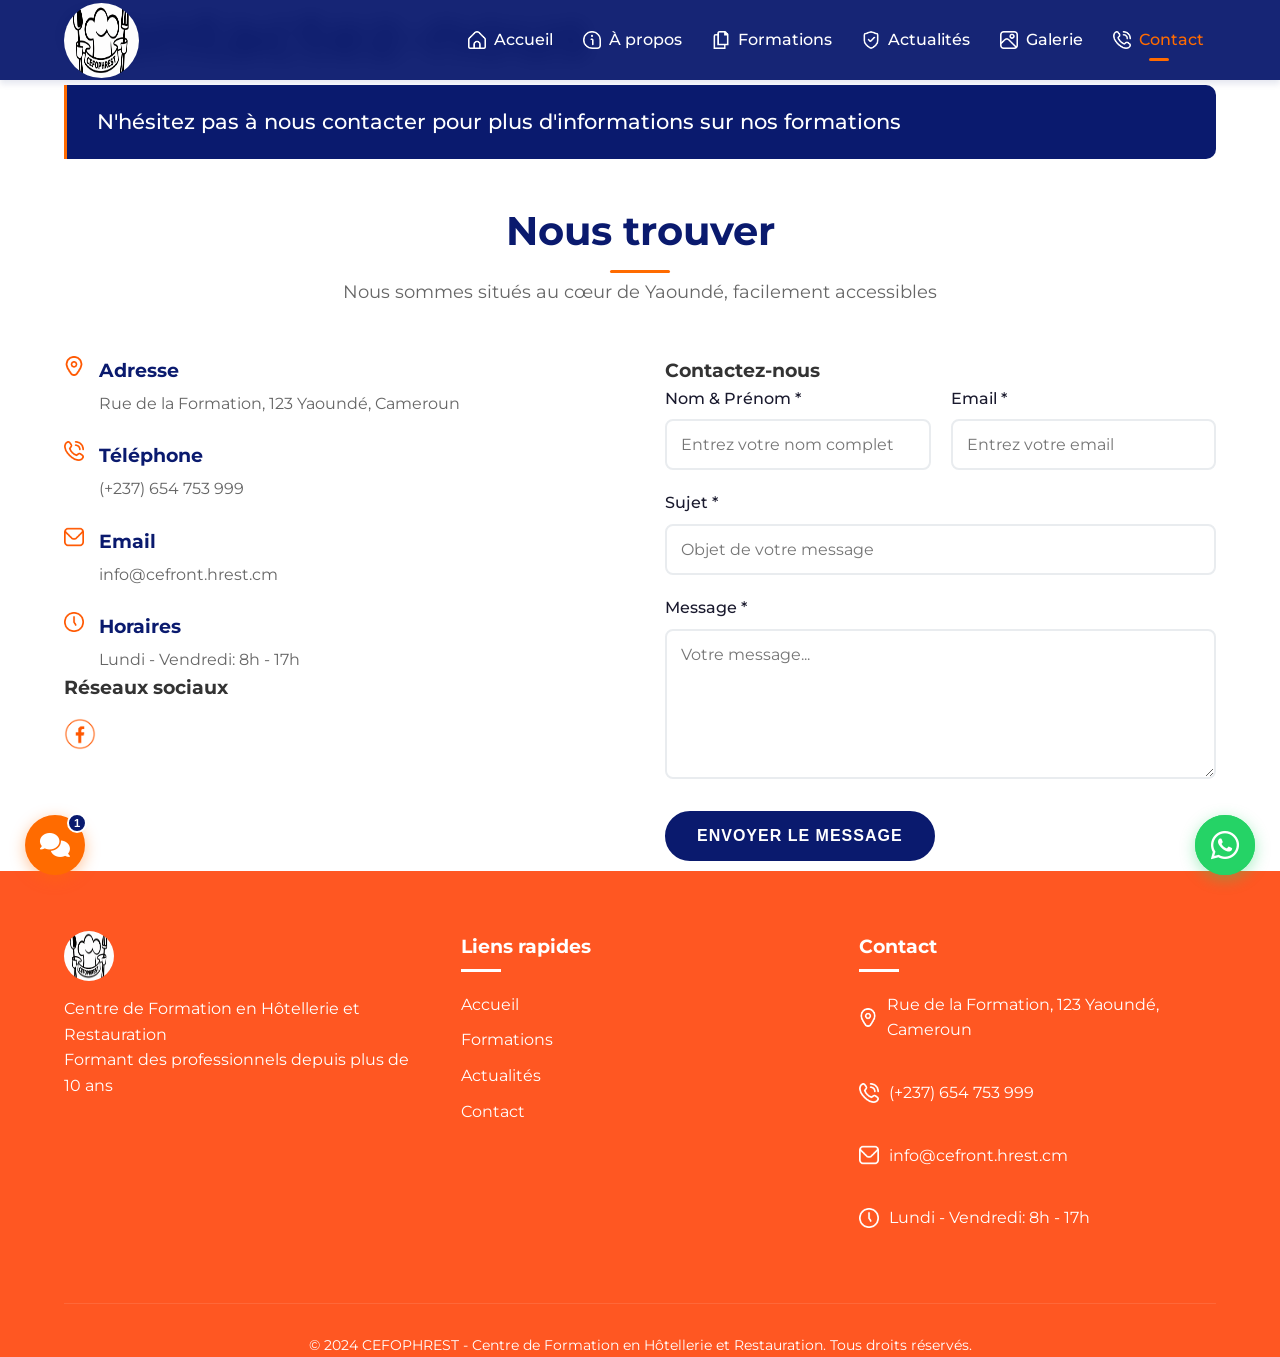
<file: contact.html>
<!DOCTYPE html>
<html lang="fr">
<head>
    <meta charset="UTF-8">
    <meta name="viewport" content="width=device-width, initial-scale=1.0">
    <meta name="theme-color" content="#0a1a6e">
    <meta name="description" content="Contactez CEFOPHREST - Centre de Formation en Hôtellerie et Restauration à Yaoundé, Cameroun">
    <meta name="keywords" content="CEFOPHREST, contact, formation hôtellerie, restauration Yaoundé">
    <link href="https://fonts.googleapis.com/css2?family=Montserrat:wght@300;400;500;600;700&display=swap" rel="stylesheet">
    <link rel="shortcut icon" href="assets/logo3.png" type="image/x-icon">
    <link rel="stylesheet" href="assets/font-awesome/css/all.min.css">
<link rel="stylesheet" href="assets/css/style.css">
    <script src="assets/js/page-loader.js"></script>
    <title>Contact - CEFOPHREST</title>
    <style>
        .contact-page {
            display: grid;
            grid-template-columns: 1fr 1fr;
            gap: 50px;
        }
        .contact-info {
            display: flex;
            flex-direction: column;
            gap: 25px;
        }
        .info-item {
            display: flex;
            gap: 15px;
        }
        .info-icon {
            font-size: 1.5rem;
        }
        .info-content h3 {
            color: var(--primary-color);
            margin-bottom: 5px;
        }
        .info-content p {
            color: var(--text-gray);
        }
        .map-container {
            border-radius: 15px;
            overflow: hidden;
            box-shadow: var(--shadow);
            height: 400px;
            background: var(--light-gray);
            display: flex;
            align-items: center;
            justify-content: center;
            color: var(--text-gray);
        }
        .contact-form .form-group {
            margin-bottom: 20px;
        }
        .form-row {
            display: grid;
            grid-template-columns: 1fr 1fr;
            gap: 20px;
        }
        .form-group label {
            display: block;
            margin-bottom: 8px;
            font-weight: 500;
            color: var(--text-dark);
        }
        .form-group input,
        .form-group textarea,
        .form-group select {
            width: 100%;
            padding: 14px;
            border: 2px solid var(--border-color);
            border-radius: 8px;
            font-family: 'Montserrat', sans-serif;
            font-size: 1rem;
            transition: border-color 0.3s ease;
        }
        .form-group input:focus,
        .form-group textarea:focus,
        .form-group select:focus {
            outline: none;
            border-color: var(--primary-color);
        }
        .form-group textarea {
            min-height: 150px;
            resize: vertical;
        }
        .error {
            color: #e74c3c;
            font-size: 0.85rem;
            margin-top: 5px;
        }
        .form-actions {
            margin-top: 25px;
        }
        .newsletter-form {
            display: flex;
            gap: 10px;
            margin-top: 15px;
        }
        .newsletter-form input {
            flex: 1;
            padding: 12px 20px;
            border: 2px solid var(--border-color);
            border-radius: 30px;
            font-family: 'Montserrat', sans-serif;
        }
        .newsletter-form button {
            padding: 12px 25px;
            background-color: var(--primary-color);
            color: var(--text-light);
            border: none;
            border-radius: 30px;
            font-weight: 600;
            cursor: pointer;
            transition: all 0.3s ease;
        }
        .newsletter-form button:hover {
            background-color: var(--primary-dark);
        }
        @media (max-width: 768px) {
            .contact-page {
                grid-template-columns: 1fr;
            }
            .form-row {
                grid-template-columns: 1fr;
            }
        }
        .social-img {
            width: 32px;
            height: 32px;
            object-fit: contain;
            filter: invert(37%) sepia(95%) saturate(3000%) hue-rotate(20deg) brightness(90%) contrast(99%);
        }
    </style>
</head>
<body>
    <header class="header" id="header">
        <div class="container">
            <div class="logo">
                <img src="assets/logo3.png" alt="CEFOPHREST Logo">
            </div>
            <nav class="nav" id="nav">
                <ul class="nav-menu" id="nav-menu">
                    <li><a href="index.html" class="nav-link"><img src="assets/home.png" alt="Accueil" class="nav-icon"> Accueil</a></li>
                    <li><a href="about.html" class="nav-link"><img src="assets/about.png" alt="À propos" class="nav-icon"> À propos</a></li>
                    <li><a href="formations.html" class="nav-link"><img src="assets/3917390.png" alt="Formations" class="nav-icon"> Formations</a></li>
                    <li><a href="actualites.html" class="nav-link"><img src="assets/3917625.png" alt="Actualités" class="nav-icon"> Actualités</a></li>
                    <li><a href="galerie.html" class="nav-link"><img src="assets/3917317.png" alt="Galerie" class="nav-icon"> Galerie</a></li>
                    <li><a href="contact.html" class="nav-link active"><img src="assets/contact.png" alt="Contact" class="nav-icon"> Contact</a></li>
                </ul>
                <div class="nav-toggle" id="nav-toggle">
                    <span></span>
                    <span></span>
                    <span></span>
                </div>
            </nav>
        </div>
    </header>

    <section class="hero hero-sm">
        <div class="hero-overlay"></div>
        <div class="container">
            <div class="hero-content">
                <h1 class="hero-title">Contactez-nous</h1>
                <p class="hero-text highlight-text">N'hésitez pas à nous contacter pour plus d'informations sur nos formations</p>
            </div>
        </div>
    </section>

    <section class="section">
        <div class="container">
            <div class="section-header">
                <h2 class="section-title">Nous trouver</h2>
                <p class="section-subtitle">Nous sommes situés au cœur de Yaoundé, facilement accessibles</p>
            </div>

            <div class="contact-page">
                <div class="contact-details">
                    <div class="contact-info">
                        <div class="info-item">
                            <div class="info-icon"><img src="assets/3916880.png" alt="Adresse" class="contact-img" style=" filter: invert(45%) sepia(98%) saturate(4000%) hue-rotate(5deg) brightness(102%) contrast(105%);"></div>
                            <div class="info-content">
                                <h3>Adresse</h3>
                                <p>Rue de la Formation, 123 Yaoundé, Cameroun</p>
                            </div>
                        </div>
                        <div class="info-item">
                            <div class="info-icon"><img src="assets/contact.png" alt="Téléphone" class="contact-img" style=" filter: invert(45%) sepia(98%) saturate(4000%) hue-rotate(5deg) brightness(102%) contrast(105%);"></div>
                            <div class="info-content">
                                <h3>Téléphone</h3>
                                <p>(+237) 654 753 999</p>
                            </div>
                        </div>
                        <div class="info-item">
                            <div class="info-icon"><img src="assets/mail.png" alt="Email" class="contact-img"style=" filter: invert(45%) sepia(98%) saturate(4000%) hue-rotate(5deg) brightness(102%) contrast(105%);"></div>
                            <div class="info-content">
                                <h3>Email</h3>
                                <p>info@cefront.hrest.cm</p>
                            </div>
                        </div>
                        <div class="info-item">
                            <div class="info-icon"><img src="assets/duree.png" alt="Horaires" class="contact-img" style=" filter: invert(45%) sepia(98%) saturate(4000%) hue-rotate(5deg) brightness(102%) contrast(105%);"></div>
                            <div class="info-content">
                                <h3>Horaires</h3>
                                <p>Lundi - Vendredi: 8h - 17h</p>
                            </div>
                        </div>
                    </div>

                    <div class="social-newsletter">
                        <h3>Réseaux sociaux</h3>
                        <div style="display: flex; gap: 20px; margin-top: 15px;">
                            <a href="https://www.facebook.com/hotellerie.restauration12" target="_blank" rel="noopener noreferrer">
                                <img src="assets/logo-facebook-facebook-logo-png-transparent-svg-vector-bie-supply-18.png" alt="Facebook" class="social-img" style=" filter: invert(45%) sepia(98%) saturate(4000%) hue-rotate(5deg) brightness(102%) contrast(105%);">
                            </a>
                        </div>
                    </div>
                </div>

                <div class="contact-form">
                    <h3>Contactez-nous</h3>
                    <form id="contact-form" action="send_email.php" method="POST">
                        <div class="form-row">
                            <div class="form-group">
                                <label for="name">Nom & Prénom *</label>
                                <input type="text" id="name" name="name" placeholder="Entrez votre nom complet" required>
                            </div>
                            <div class="form-group">
                                <label for="email">Email *</label>
                                <input type="email" id="email" name="email" placeholder="Entrez votre email" required>
                            </div>
                        </div>
                        <div class="form-group">
                            <label for="subject">Sujet *</label>
                            <input type="text" id="subject" name="subject" placeholder="Objet de votre message" required>
                        </div>
                        <div class="form-group">
                            <label for="message">Message *</label>
                            <textarea id="message" name="message" placeholder="Votre message..." required></textarea>
                        </div>
                        <div class="form-actions">
                            <button type="submit" class="btn btn-primary">Envoyer le message</button>
                        </div>
                        <div id="form-response" role="alert" aria-live="assertive" tabindex="-1" style="margin-top: 20px; padding: 15px; border-radius: 8px; display: none;"></div>
                    </form>
            </div>
        </div>
    </section>

    <footer class="footer">
        <div class="container">
            <div class="footer-grid">
                <div class="footer-col">
                    <div class="footer-logo">
                        <img src="assets/logo3.png" alt="CEFOPHREST Logo">
                    </div>
                    <p class="footer-text">Centre de Formation en Hôtellerie et Restauration<br>Formant des professionnels depuis plus de 10 ans</p>
                </div>
                <div class="footer-col">
                    <h4 class="footer-title">Liens rapides</h4>
                    <ul class="footer-menu">
                        <li><a href="index.html">Accueil</a></li>
                        <li><a href="formations.html">Formations</a></li>
                        <li><a href="actualites.html">Actualités</a></li>
                        <li><a href="contact.html">Contact</a></li>
                    </ul>
                </div>
                <div class="footer-col">
                    <h4 class="footer-title">Contact</h4>
                    <ul class="contact-info">
                        <li><span class="contact-icon"><img src="assets/3916880.png" alt="Adresse" class="contact-img"></span> Rue de la Formation, 123 Yaoundé, Cameroun</li>
                        <li><span class="contact-icon"><img src="assets/contact.png" alt="Téléphone" class="contact-img"></span> (+237) 654 753 999</li>
                        <li><span class="contact-icon"><img src="assets/mail.png" alt="Email" class="contact-img"></span> info@cefront.hrest.cm</li>
                        <li><span class="contact-icon"><img src="assets/duree.png" alt="Horaires" class="contact-img"></span> Lundi - Vendredi: 8h - 17h</li>
                    </ul>
                </div>
            </div>
            <div class="footer-bottom">
                <p class="copyright">&copy; 2024 CEFOPHREST - Centre de Formation en Hôtellerie et Restauration. Tous droits réservés.</p>
            </div>
        </div>
    </footer>

    <script src="assets/js/script.js?v=2"></script>
    <script>
    function showResponse(message, isSuccess) {
        const responseDiv = document.getElementById('form-response');
        if (!responseDiv) return;
        responseDiv.style.display = 'block';
        responseDiv.style.backgroundColor = isSuccess ? '#d4edda' : '#f8d7da';
        responseDiv.style.color = isSuccess ? '#155724' : '#721c24';
        responseDiv.textContent = message;
        responseDiv.scrollIntoView({behavior: 'smooth', block: 'center'});
        responseDiv.focus({preventScroll: true});
    }

    const urlParams = new URLSearchParams(window.location.search);
    const status = urlParams.get('status');
    if (status === 'sent') {
        showResponse('Message envoyé avec succès!', true);
    } else if (status === 'error') {
        const msg = urlParams.get('msg') || 'Erreur lors de l\'envoi du message.';
        showResponse(msg, false);
    }

    const form = document.getElementById('contact-form');
    if (form) {
        form.addEventListener('submit', function() {
            const btn = this.querySelector('button[type="submit"]');
            btn.disabled = true;
            btn.textContent = 'Envoi en cours...';
        });
    }
    </script>

    <script src="assets/js/floating-widgets.js"></script>
    <script src="assets/js/chatbot.js"></script>
</body>
</html>
</file>
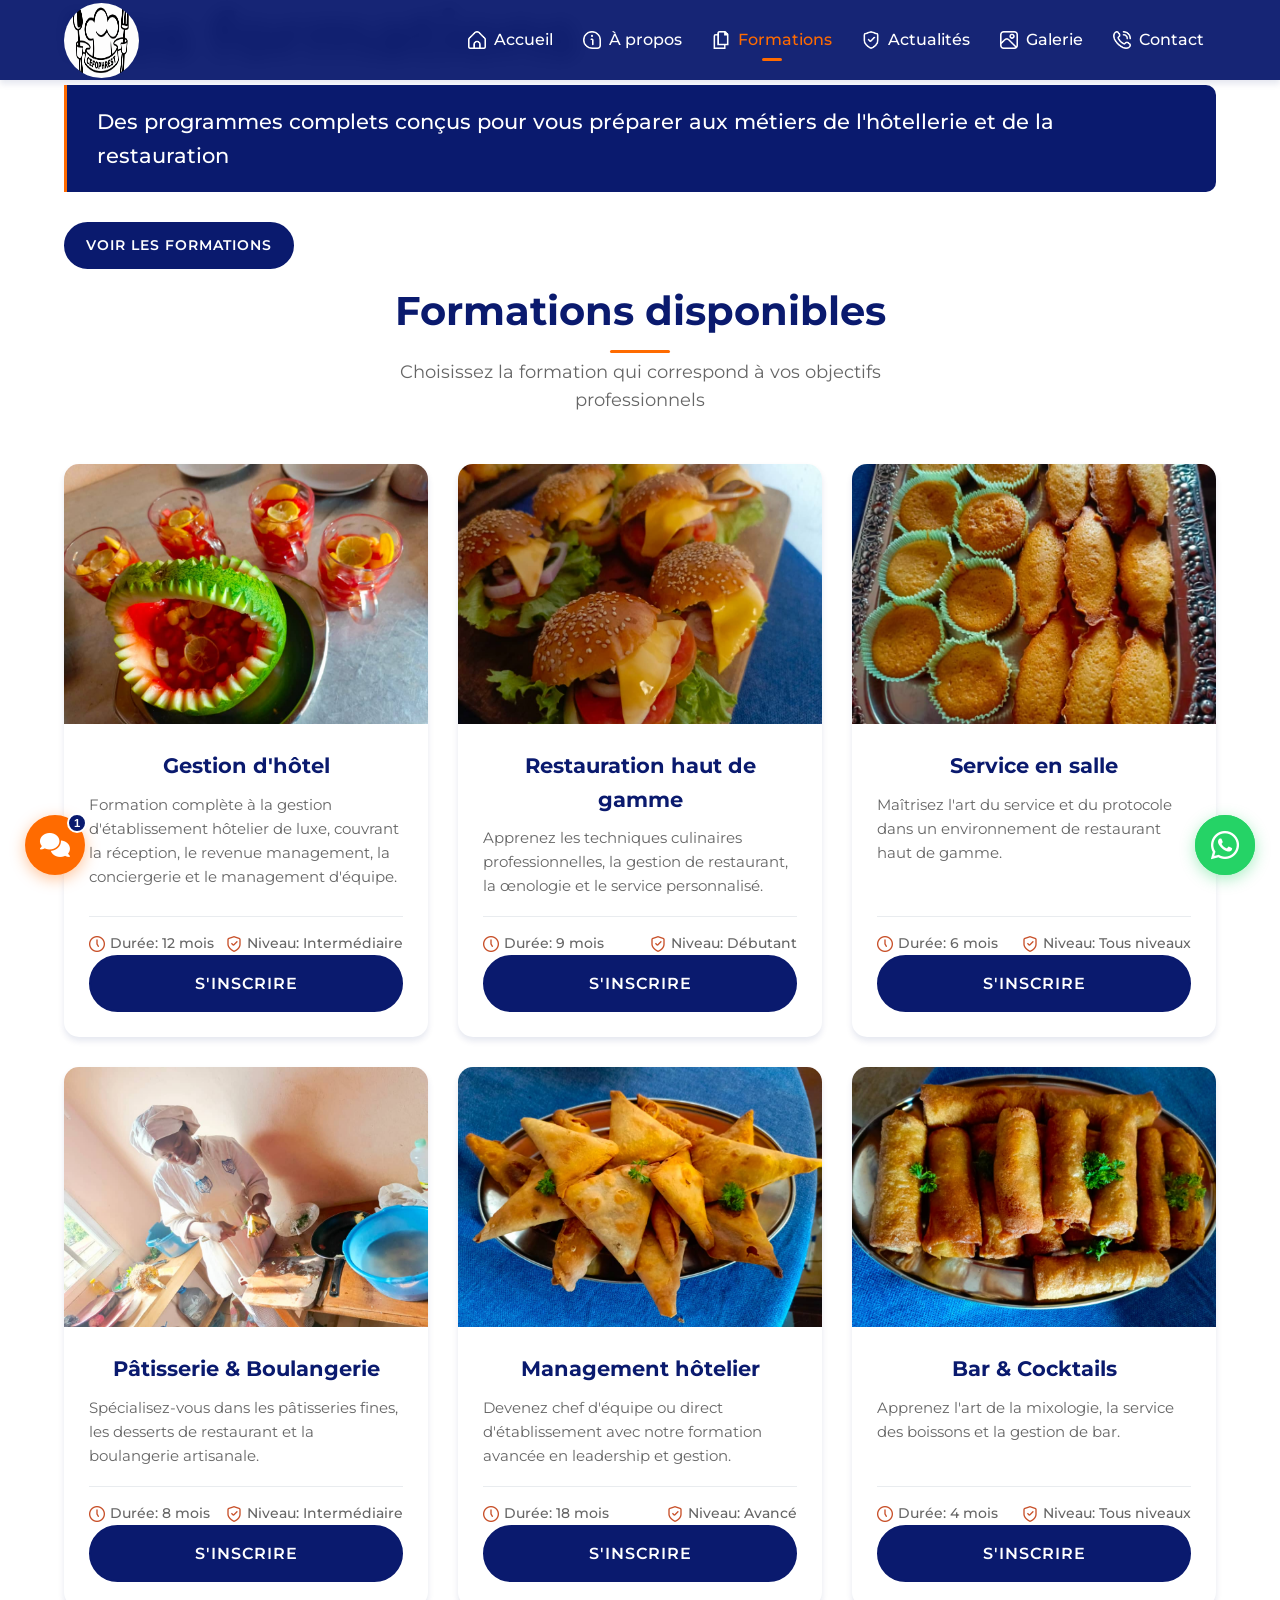
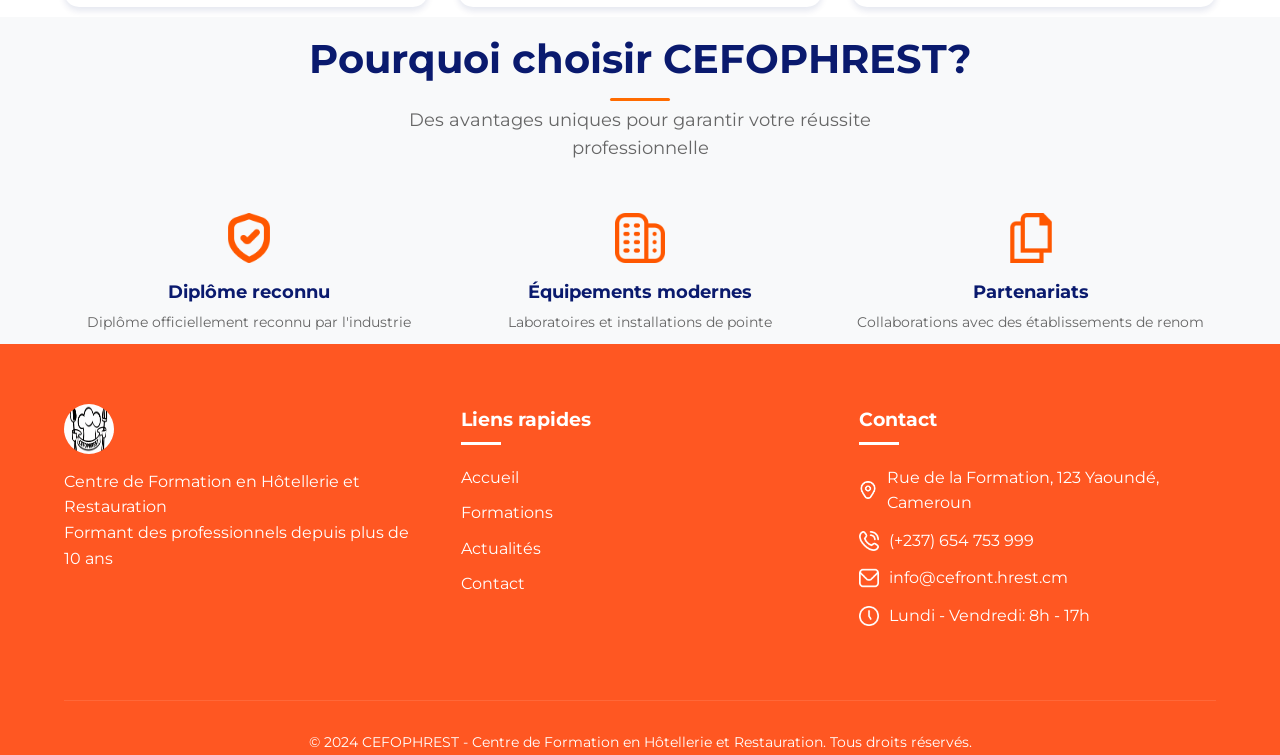
<file: formations.html>
<!DOCTYPE html>
<html lang="fr">
<head>
    <meta charset="UTF-8">
    <meta name="viewport" content="width=device-width, initial-scale=1.0">
    <meta name="theme-color" content="#0a1a6e">
    <meta name="description" content="CEFOPHREST - Nos formations en hôtellerie et restauration. Découvrez nos programmes complet pour démarrer votre carrière.">
    <meta name="keywords" content="CEFOPHREST, formation hôtellerie, formation restauration, formations professionnelles">
    <link href="https://fonts.googleapis.com/css2?family=Montserrat:wght@300;400;500;600;700&display=swap" rel="stylesheet">
    <link rel="shortcut icon" href="assets/logo3.png" type="image/x-icon">
    <link rel="stylesheet" href="assets/font-awesome/css/all.min.css">
<link rel="stylesheet" href="assets/css/style.css">
    <script src="assets/js/page-loader.js"></script>
    <title>Formations - CEFOPHREST</title>
</head>
<body>
    <header class="header" id="header">
        <div class="container">
            <div class="logo">
                <img src="assets/logo3.png" alt="CEFOPHREST Logo">
            </div>
            <nav class="nav" id="nav">
                <ul class="nav-menu" id="nav-menu">
                    <li><a href="index.html" class="nav-link"><img src="assets/home.png" alt="Accueil" class="nav-icon"> Accueil</a></li>
                    <li><a href="about.html" class="nav-link"><img src="assets/about.png" alt="À propos" class="nav-icon"> À propos</a></li>
                    <li><a href="formations.html" class="nav-link active"><img src="assets/3917390.png" alt="Formations" class="nav-icon"> Formations</a></li>
                    <li><a href="actualites.html" class="nav-link"><img src="assets/3917625.png" alt="Actualités" class="nav-icon"> Actualités</a></li>
                    <li><a href="galerie.html" class="nav-link"><img src="assets/3917317.png" alt="Galerie" class="nav-icon"> Galerie</a></li>
                    <li><a href="contact.html" class="nav-link"><img src="assets/contact.png" alt="Contact" class="nav-icon"> Contact</a></li>
                </ul>
                <div class="nav-toggle" id="nav-toggle">
                    <span></span>
                    <span></span>
                    <span></span>
                </div>
            </nav>
        </div>
    </header>

    <section class="hero hero-sm">
        <div class="hero-overlay"></div>
        <div class="container">
            <div class="hero-content">
                <h1 class="hero-title">Nos formations</h1>
                <p class="hero-text highlight-text">Des programmes complets conçus pour vous préparer aux métiers de l'hôtellerie et de la restauration</p>
                <div class="hero-btns">
                    <a href="#formations-list" class="btn btn-primary">Voir les formations</a>
                </div>
            </div>
        </div>
    </section>

    <section class="section" id="formations-list">
        <div class="container">
            <div class="section-header">
                <h2 class="section-title">Formations disponibles</h2>
                <p class="section-subtitle">Choisissez la formation qui correspond à vos objectifs professionnels</p>
            </div>
            <div class="programs-grid">
                <div class="program-card">
                    <div class="program-img">
                        <img src="assets/images/program1.jpg" alt="Gestion d'hôtel">
                    </div>
                    <div class="program-content">
                        <h3>Gestion d'hôtel</h3>
                        <p>Formation complète à la gestion d'établissement hôtelier de luxe, couvrant la réception, le revenue management, la conciergerie et le management d'équipe.</p>
                        <div class="program-meta">
                            <span class="duration">Durée: 12 mois</span>
                            <span class="level">Niveau: Intermédiaire</span>
                        </div>
                        <a href="contact.html" class="btn btn-primary btn-sm">S'inscrire</a>
                    </div>
                </div>
                <div class="program-card">
                    <div class="program-img">
                        <img src="assets/images/program2.jpg" alt="Restauration haut de gamme">
                    </div>
                    <div class="program-content">
                        <h3>Restauration haut de gamme</h3>
                        <p>Apprenez les techniques culinaires professionnelles, la gestion de restaurant, la œnologie et le service personnalisé.</p>
                        <div class="program-meta">
                            <span class="duration">Durée: 9 mois</span>
                            <span class="level">Niveau: Débutant</span>
                        </div>
                        <a href="contact.html" class="btn btn-primary btn-sm">S'inscrire</a>
                    </div>
                </div>
                <div class="program-card">
                    <div class="program-img">
                        <img src="assets/images/program3.jpg" alt="Service en salle">
                    </div>
                    <div class="program-content">
                        <h3>Service en salle</h3>
                        <p>Maîtrisez l'art du service et du protocole dans un environnement de restaurant haut de gamme.</p>
                        <div class="program-meta">
                            <span class="duration">Durée: 6 mois</span>
                            <span class="level">Niveau: Tous niveaux</span>
                        </div>
                        <a href="contact.html" class="btn btn-primary btn-sm">S'inscrire</a>
                    </div>
                </div>
                <div class="program-card">
                    <div class="program-img">
                        <img src="assets/images/program4.jpg" alt="Pâtisserie">
                    </div>
                    <div class="program-content">
                        <h3>Pâtisserie & Boulangerie</h3>
                        <p>Spécialisez-vous dans les pâtisseries fines, les desserts de restaurant et la boulangerie artisanale.</p>
                        <div class="program-meta">
                            <span class="duration">Durée: 8 mois</span>
                            <span class="level">Niveau: Intermédiaire</span>
                        </div>
                        <a href="contact.html" class="btn btn-primary btn-sm">S'inscrire</a>
                    </div>
                </div>
                <div class="program-card">
                    <div class="program-img">
                        <img src="assets/images/program5.jpg" alt="Management hôtelier">
                    </div>
                    <div class="program-content">
                        <h3>Management hôtelier</h3>
                        <p>Devenez chef d'équipe ou direct d'établissement avec notre formation avancée en leadership et gestion.</p>
                        <div class="program-meta">
                            <span class="duration">Durée: 18 mois</span>
                            <span class="level">Niveau: Avancé</span>
                        </div>
                        <a href="contact.html" class="btn btn-primary btn-sm">S'inscrire</a>
                    </div>
                </div>
                <div class="program-card">
                    <div class="program-img">
                        <img src="assets/images/program6.jpg" alt="Bar & Cocktails">
                    </div>
                    <div class="program-content">
                        <h3>Bar & Cocktails</h3>
                        <p>Apprenez l'art de la mixologie, la service des boissons et la gestion de bar.</p>
                        <div class="program-meta">
                            <span class="duration">Durée: 4 mois</span>
                            <span class="level">Niveau: Tous niveaux</span>
                        </div>
                        <a href="contact.html" class="btn btn-primary btn-sm">S'inscrire</a>
                    </div>
                </div>
            </div>
        </div>
    </section>

    <section class="section section-light">
        <div class="container">
            <div class="section-header">
                <h2 class="section-title">Pourquoi choisir CEFOPHREST?</h2>
                <p class="section-subtitle">Des avantages uniques pour garantir votre réussite professionnelle</p>
            </div>
            <div class="about-features">
                    <div class="feature">
                        <div class="feature-icon"><img src="assets/3917385.png" alt="Diplôme reconnu" class="feature-img"></div>
                        <div class="feature-text">
                            <h3>Diplôme reconnu</h3>
                            <p>Diplôme officiellement reconnu par l'industrie</p>
                        </div>
                    </div>
                    <div class="feature">
                        <div class="feature-icon"><img src="assets/3914425.png" alt="Équipements modernes" class="feature-img"></div>
                        <div class="feature-text">
                            <h3>Équipements modernes</h3>
                            <p>Laboratoires et installations de pointe</p>
                        </div>
                    </div>
                    <div class="feature">
                        <div class="feature-icon"><img src="assets/3917390.png" alt="Partenariats" class="feature-img"></div>
                        <div class="feature-text">
                            <h3>Partenariats</h3>
                            <p>Collaborations avec des établissements de renom</p>
                        </div>
                    </div>
            </div>
        </div>
    </section>

    <footer class="footer">
        <div class="container">
            <div class="footer-grid">
                <div class="footer-col">
                    <div class="footer-logo">
                        <img src="assets/logo3.png" alt="CEFOPHREST Logo">
                    </div>
                    <p class="footer-text">Centre de Formation en Hôtellerie et Restauration<br>Formant des professionnels depuis plus de 10 ans</p>
                </div>
                <div class="footer-col">
                    <h4 class="footer-title">Liens rapides</h4>
                    <ul class="footer-menu">
                        <li><a href="index.html">Accueil</a></li>
                        <li><a href="formations.html">Formations</a></li>
                        <li><a href="actualites.html">Actualités</a></li>
                        <li><a href="contact.html">Contact</a></li>
                    </ul>
                </div>
                <div class="footer-col">
                    <h4 class="footer-title">Contact</h4>
                    <ul class="contact-info">
                        <li><span class="contact-icon"><img src="assets/3916880.png" alt="Adresse" class="contact-img"></span> Rue de la Formation, 123 Yaoundé, Cameroun</li>
                        <li><span class="contact-icon"><img src="assets/contact.png" alt="Téléphone" class="contact-img"></span> (+237) 654 753 999</li>
                        <li><span class="contact-icon"><img src="assets/mail.png" alt="Email" class="contact-img"></span> info@cefront.hrest.cm</li>
                        <li><span class="contact-icon"><img src="assets/duree.png" alt="Horaires" class="contact-img"></span> Lundi - Vendredi: 8h - 17h</li>
                    </ul>
                </div>
            </div>
            <div class="footer-bottom">
                <p class="copyright">&copy; 2024 CEFOPHREST - Centre de Formation en Hôtellerie et Restauration. Tous droits réservés.</p>
            </div>
        </div>
    </footer>

    <script src="assets/js/script.js?v=2"></script>

    <script src="assets/js/floating-widgets.js"></script>
    <script src="assets/js/chatbot.js"></script>
</body>
</html>
</file>
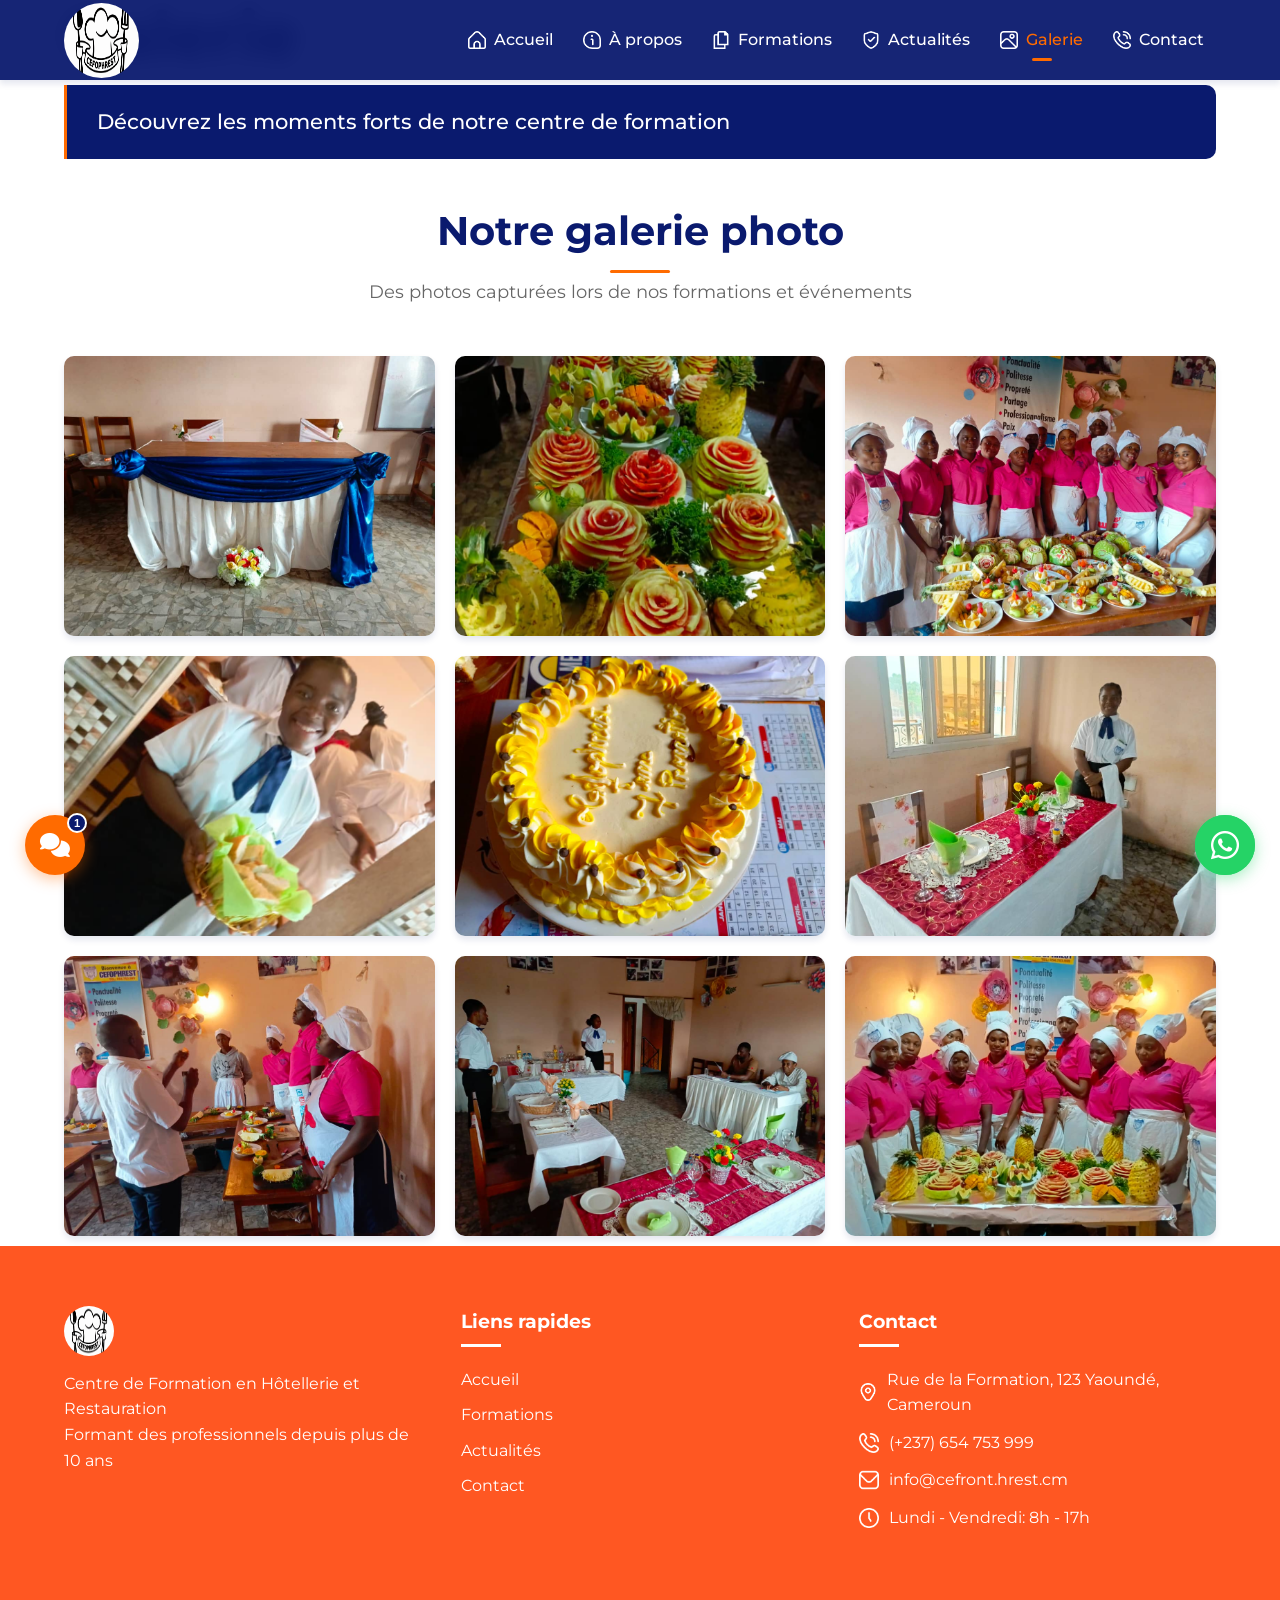
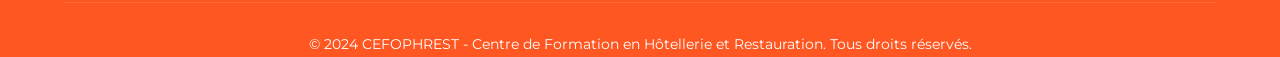
<file: galerie.html>
<!DOCTYPE html>
<html lang="fr">
<head>
    <meta charset="UTF-8">
    <meta name="viewport" content="width=device-width, initial-scale=1.0">
    <meta name="theme-color" content="#0a1a6e">
    <meta name="description" content="CEFOPHREST - Galerie photos du centre de formation en hôtellerie et restauration">
    <meta name="keywords" content="CEFOPHREST, galerie, formation hôtellerie, photos restauration">
    <link href="https://fonts.googleapis.com/css2?family=Montserrat:wght@300;400;500;600;700&display=swap" rel="stylesheet">
    <link rel="shortcut icon" href="assets/logo3.png" type="image/x-icon">
    <link rel="stylesheet" href="assets/font-awesome/css/all.min.css">
<link rel="stylesheet" href="assets/css/style.css">
    <script src="assets/js/page-loader.js"></script>
    <title>Galerie - CEFOPHREST</title>
    <style>
        .gallery-grid {
            display: grid;
            grid-template-columns: repeat(auto-fit, minmax(280px, 1fr));
            gap: 20px;
            margin-top: 30px;
        }
        .gallery-item {
            position: relative;
            border-radius: 10px;
            overflow: hidden;
            box-shadow: var(--shadow);
            transition: transform 0.3s ease;
        }
        .gallery-item:hover {
            transform: translateY(-5px);
        }
        .gallery-item img {
            width: 100%;
            height: 280px;
            object-fit: cover;
            transition: transform 0.5s ease;
        }
        .gallery-item:hover img {
            transform: scale(1.05);
        }
        .gallery-overlay {
            position: absolute;
            top: 0;
            left: 0;
            right: 0;
            bottom: 0;
            background: rgba(10, 26, 110, 0.7);
            display: flex;
            align-items: center;
            justify-content: center;
            opacity: 0;
            transition: opacity 0.3s ease;
        }
        .gallery-item:hover .gallery-overlay {
            opacity: 1;
        }
        .gallery-overlay span {
            color: var(--text-light);
            font-weight: 600;
        }
    </style>
</head>
<body>
    <header class="header" id="header">
        <div class="container">
            <div class="logo">
                <img src="assets/logo3.png" alt="CEFOPHREST Logo">
            </div>
            <nav class="nav" id="nav">
                <ul class="nav-menu" id="nav-menu">
                    <li><a href="index.html" class="nav-link"><img src="assets/home.png" alt="Accueil" class="nav-icon"> Accueil</a></li>
                    <li><a href="about.html" class="nav-link"><img src="assets/about.png" alt="À propos" class="nav-icon"> À propos</a></li>
                    <li><a href="formations.html" class="nav-link"><img src="assets/3917390.png" alt="Formations" class="nav-icon"> Formations</a></li>
                    <li><a href="actualites.html" class="nav-link"><img src="assets/3917625.png" alt="Actualités" class="nav-icon"> Actualités</a></li>
                    <li><a href="galerie.html" class="nav-link active"><img src="assets/3917317.png" alt="Galerie" class="nav-icon"> Galerie</a></li>
                    <li><a href="contact.html" class="nav-link"><img src="assets/contact.png" alt="Contact" class="nav-icon"> Contact</a></li>
                </ul>
                <div class="nav-toggle" id="nav-toggle">
                    <span></span>
                    <span></span>
                    <span></span>
                </div>
            </nav>
        </div>
    </header>

    <section class="hero hero-sm">
        <div class="hero-overlay"></div>
        <div class="container">
            <div class="hero-content">
                <h1 class="hero-title">Galerie</h1>
                <p class="hero-text highlight-text">Découvrez les moments forts de notre centre de formation</p>
            </div>
        </div>
    </section>

    <section class="section">
        <div class="container">
            <div class="section-header">
                <h2 class="section-title">Notre galerie photo</h2>
                <p class="section-subtitle">Des photos capturées lors de nos formations et événements</p>
            </div>

            <div class="gallery-grid">
                <div class="gallery-item">
                    <img src="assets/images/gallery1.jpg" alt="Formation en cuisine">
                    <div class="gallery-overlay">
                        <span>Formation en cuisine</span>
                    </div>
                </div>
                <div class="gallery-item">
                    <img src="assets/images/gallery2.jpg" alt="Service en salle">
                    <div class="gallery-overlay">
                        <span>Service en salle</span>
                    </div>
                </div>
                <div class="gallery-item">
                    <img src="assets/images/gallery3.jpg" alt="Cérémonie de remise des diplômes">
                    <div class="gallery-overlay">
                        <span>Cérémonie de remise des diplômes</span>
                    </div>
                </div>
                <div class="gallery-item">
                    <img src="assets/images/gallery4.jpg" alt="Laboratoire de restauration">
                    <div class="gallery-overlay">
                        <span>Laboratoire de restauration</span>
                    </div>
                </div>
                <div class="gallery-item">
                    <img src="assets/images/gallery5.jpg" alt="Conférence avec expert">
                    <div class="gallery-overlay">
                        <span>Conférence avec expert</span>
                    </div>
                </div>
                <div class="gallery-item">
                    <img src="assets/images/gallery6.jpg" alt="Événement spécial">
                    <div class="gallery-overlay">
                        <span>Événement spécial</span>
                    </div>
                </div>
                <div class="gallery-item">
                    <img src="assets/images/gallery7.jpg" alt="Stage en entreprise">
                    <div class="gallery-overlay">
                        <span>Stage en entreprise</span>
                    </div>
                </div>
                <div class="gallery-item">
                    <img src="assets/images/gallery8.jpg" alt="Concours étudiant">
                    <div class="gallery-overlay">
                        <span>Concours étudiant</span>
                    </div>
                </div>
                <div class="gallery-item">
                    <img src="assets\IMG-20260816-WA0048.jpg" alt="Concours étudiant">
                    <div class="gallery-overlay">
                        <span>travail en équipe</span>
                    </div>
                </div>
            </div>
        </div>
    </section>

    <footer class="footer">
        <div class="container">
            <div class="footer-grid">
                <div class="footer-col">
                    <div class="footer-logo">
                        <img src="assets/logo3.png" alt="CEFOPHREST Logo">
                    </div>
                    <p class="footer-text">Centre de Formation en Hôtellerie et Restauration<br>Formant des professionnels depuis plus de 10 ans</p>
                </div>
                <div class="footer-col">
                    <h4 class="footer-title">Liens rapides</h4>
                    <ul class="footer-menu">
                        <li><a href="index.html">Accueil</a></li>
                        <li><a href="formations.html">Formations</a></li>
                        <li><a href="actualites.html">Actualités</a></li>
                        <li><a href="contact.html">Contact</a></li>
                    </ul>
                </div>
                <div class="footer-col">
                    <h4 class="footer-title">Contact</h4>
                    <ul class="contact-info">
                        <li><span class="contact-icon"><img src="assets/3916880.png" alt="Adresse" class="contact-img"></span> Rue de la Formation, 123 Yaoundé, Cameroun</li>
                        <li><span class="contact-icon"><img src="assets/contact.png" alt="Téléphone" class="contact-img"></span> (+237) 654 753 999</li>
                        <li><span class="contact-icon"><img src="assets/mail.png" alt="Email" class="contact-img"></span> info@cefront.hrest.cm</li>
                        <li><span class="contact-icon"><img src="assets/duree.png" alt="Horaires" class="contact-img"></span> Lundi - Vendredi: 8h - 17h</li>
                    </ul>
                </div>
            </div>
            <div class="footer-bottom">
                <p class="copyright">&copy; 2024 CEFOPHREST - Centre de Formation en Hôtellerie et Restauration. Tous droits réservés.</p>
            </div>
        </div>
    </footer>

    <script src="assets/js/script.js?v=2"></script>

    <script src="assets/js/floating-widgets.js"></script>
    <script src="assets/js/chatbot.js"></script>
</body>
</html>
</file>
<file: assets/css/style.css>
/* Reset & Base */
* {
    margin: 0;
    padding: 0;
    box-sizing: border-box;
}

html {
    scroll-behavior: smooth;
    overflow-x: hidden;
}

body {
    font-family: 'Montserrat', sans-serif;
    color: #333;
    line-height: 1.6;
    background-color: #fff;
}

img {
    max-width: 100%;
    display: block;
}

a {
    text-decoration: none;
    color: inherit;
}

ul {
    list-style: none;
}

/* Theme Colors */
:root {
    --primary-color: #0a1a6e;
    --primary-dark: #071454;
    --primary-light: #122bb3;
    --secondary-color: #ff6b00;
    --accent-color: #ff6b00;
    --text-dark: #1a1a2e;
    --text-light: #fff;
    --text-gray: #666;
    --light-gray: #f8f9fa;
    --border-color: #e9ecef;
    --shadow: 0 4px 6px rgba(10, 26, 110, 0.1);
    --shadow-lg: 0 10px 40px rgba(10, 26, 110, 0.15);
}

/* Container */
.container {
    width: 90%;
    max-width: 1200px;
    margin: 0 auto;
}

/* Header */
.header {
    position: fixed;
    top: 0;
    left: 0;
    width: 100%;
    background-color: rgba(10, 26, 110, 0.95);
    backdrop-filter: blur(10px);
    z-index: 1000;
    transition: all 0.4s ease;
    box-shadow: var(--shadow);
}

.header.scrolled {
    background-color: rgba(10, 26, 110, 0.82);
    box-shadow: var(--shadow-lg);
}

.header .container {
    display: flex;
    align-items: center;
    justify-content: space-between;
    height: 80px;
}

/* Logo */
.logo img {
    height: 75px;
    width: 75px;
    border-radius: 50%;
}

.footer-logo img {
    height: 55px;
    width: 55px;
    border-radius: 50%;
}

/* Navigation */
.nav {
    display: flex;
    align-items: center;
}

.nav-menu {
    display: flex;
    align-items: center;
    gap: 6px;
}

.nav-link {
    color: var(--text-light);
    font-weight: 500;
    font-size: 1rem;
    padding: 8px 12px;
    border-radius: 4px;
    transition: all 0.3s ease;
    position: relative;
    display: flex;
    align-items: center;
    gap: 8px;
}

.nav-icon {
    width: 18px;
    height: 18px;
    object-fit: contain;
    filter: invert(1);
}

.nav-link:hover {
    color: var(--secondary-color);
}

.nav-link.active {
    color: var(--secondary-color);
}

.nav-link.active::after {
    content: '';
    position: absolute;
    bottom: 0;
    left: 50%;
    transform: translateX(-50%);
    width: 20px;
    height: 3px;
    background-color: var(--secondary-color);
    border-radius: 3px;
}

/* Mobile Toggle */
.nav-toggle {
    display: none;
    flex-direction: column;
    cursor: pointer;
    gap: 4px;
    width: 35px;
    height: 30px;
    justify-content: center;
}

.nav-toggle span {
    width: 100%;
    height: 3px;
    background-color: var(--text-light);
    border-radius: 3px;
    transition: all 0.3s ease;
}

/* Hero Slider */
.hero-slider {
    position: relative;
    min-height: 100vh;
    margin-top: 80px;
    overflow: hidden;
    background-color: var(--primary-color);
}

.hero-slide {
    position: absolute;
    top: 0;
    left: 0;
    width: 100%;
    height: 100%;
    min-height: 100vh;
    opacity: 0;
    visibility: hidden;
    transition: opacity 0.8s ease;
}

.hero-slide.active {
    opacity: 1;
    visibility: visible;
    position: relative;
}

.hero-container {
    display: grid;
    grid-template-columns: 1fr 1fr;
    gap: 0;
    align-items: center;
    min-height: 100vh;
    padding: 0;
}

.hero-text-col {
    position: relative;
    z-index: 2;
    color: var(--text-light);
    max-width: 600px;
    padding: 60px 40px;
}

.hero-image-col {
    position: relative;
    z-index: 1;
    width: 100%;
    height: 100vh;
    overflow: hidden;
    box-shadow: -10px 0 30px rgba(10, 26, 110, 0.4);
}

.hero-image-col::before {
    content: '';
    position: absolute;
    top: 0;
    left: 0;
    width: 100%;
    height: 100%;
    background: linear-gradient(to right, rgba(10, 26, 110, 0.3), transparent);
    z-index: 1;
}

.hero-image-col img {
    width: 100%;
    height: 100%;
    object-fit: cover;
    object-position: center;
    display: block;
    border-radius: 0;
    box-shadow: none;
    border: none;
    position: absolute;
    top: 0;
    left: 0;
}

.hero-title {
    font-size: 4rem;
    font-weight: 700;
    margin-bottom: 15px;
    line-height: 1.1;
}

.hero-subtitle {
    font-size: 1.5rem;
    font-weight: 300;
    margin-bottom: 20px;
    color: var(--secondary-color);
}

.hero-text {
    font-size: 1.1rem;
    margin-bottom: 30px;
    max-width: 600px;
    opacity: 0.9;
}

.hero-text.highlight-text {
    font-size: 1.3rem;
    font-weight: 500;
    opacity: 1;
    color: #fff;
    line-height: 1.6;
    padding: 20px 30px;
    background: rgb(10 26 110);
    border-left: 3px solid var(--secondary-color);
    border-radius: 0 10px 10px 0;
    max-width: 100%;
}

.hero-btns {
    display: flex;
    flex-direction: row;
    gap: 15px;
    margin-top: 30px;
    flex-wrap: wrap;
}

.hero-btns .btn {
    white-space: normal;
    min-width: 0;
    padding: 10px 20px;
    font-size: 0.9rem;
}

/* Hero Navigation */
.hero-nav {
    position: absolute;
    bottom: 30px;
    left: 0;
    right: 0;
    display: flex;
    align-items: center;
    justify-content: center;
    gap: 20px;
    z-index: 50;
}

.hero-nav-btn {
    width: 50px;
    height: 50px;
    border-radius: 50%;
    background: rgba(255, 255, 255, 0.1);
    color: var(--text-light);
    border: 2px solid rgba(255, 255, 255, 0.2);
    font-size: 1.2rem;
    cursor: pointer;
    transition: all 0.3s ease;
    display: flex;
    align-items: center;
    justify-content: center;
    backdrop-filter: blur(10px);
}

.hero-nav-btn:hover {
    background: var(--secondary-color);
    border-color: var(--secondary-color);
    transform: translateY(-3px);
    box-shadow: 0 5px 15px rgba(255, 107, 0, 0.3);
}

.hero-nav-btn img {
    width: 24px;
    height: 24px;
    object-fit: contain;
    filter: brightness(0) invert(1);
    transition: filter 0.3s ease;
}

.hero-nav-btn:hover img {
    filter: brightness(1) invert(0);
}

.hero-nav-dots {
    display: flex;
    gap: 10px;
}

.hero-nav .dot {
    width: 12px;
    height: 12px;
    border-radius: 50%;
    background: rgba(255, 255, 255, 0.3);
    border: 2px solid rgba(255, 255, 255, 0.3);
    cursor: pointer;
    transition: all 0.3s ease;
}

.hero-nav .dot.active,
.hero-nav .dot:hover {
    background: var(--secondary-color);
    border-color: var(--secondary-color);
    transform: scale(1.2);
}

/* Stats Section */
.stats {
    padding: 0 0;
    width: 100%;
    position: relative;
}

.stats-full-width {
    width: 100%;
    background: transparent;
}

.stats-grid {
    display: flex;
    justify-content: space-between;
    align-items: center;
    text-align: center;
    background-color: #ff6b00;
    border-radius: 0;
    padding: 20px;
    width: 100%;
}

.stat-item {
    display: flex;
    flex-direction: column;
    align-items: center;
    flex: 1;
    padding: 20px;
}

.stat-item:not(:last-child) {
    border-right: 2px solid rgba(255, 255, 255, 0.5);
}

.stat-number {
    font-size: 2.5rem;
    font-weight: 700;
    color: var(--text-light);
}

.stat-label {
    font-size: 0.9rem;
    color: rgba(255, 255, 255, 0.8);
    margin-top: 5px;
}

/* Quick Action Section */
.quick-action {
    padding: 30px 0;
    background-color: var(--text-light);
}

.quick-action-grid {
    display: grid;
    grid-template-columns: 1fr 1fr;
    gap: 20px;
}

.quick-action-item {
    background-color: var(--primary-color);
    color: var(--text-light);
    border-radius: 10px;
    padding: 25px;
    text-align: center;
    transition: all 0.3s ease;
    display: block;
}

.quick-action-item:hover {
    transform: translateY(-5px);
    box-shadow: var(--shadow-lg);
    background-color: var(--primary-dark);
}

.quick-action-content h3 {
    font-size: 1.3rem;
    font-weight: 600;
    margin: 0;
}

/* Sections */
.section {
    padding: 10px 0;
}

.section.section-light {
    background-color: var(--light-gray);
}

.section-header {
    text-align: center;
    margin-bottom: 50px;
}

.scroll-reveal {
    opacity: 0;
    transform: translateY(24px);
    transition: opacity 650ms ease, transform 650ms cubic-bezier(0.2, 0.7, 0.25, 1);
}

.scroll-reveal.is-visible {
    opacity: 1;
    transform: translateY(0);
}

.scroll-reveal .scroll-reveal-item {
    opacity: 0;
    transform: translateY(16px);
    transition: opacity 500ms ease, transform 500ms ease;
    transition-delay: calc(var(--reveal-order, 0) * 80ms);
}

.scroll-reveal.is-visible > .scroll-reveal-item {
    opacity: 1;
    transform: translateY(0);
}

.section-title {
    font-size: 2.5rem;
    font-weight: 700;
    color: var(--primary-color);
    margin-bottom: 15px;
    position: relative;
}

.section-title::after {
    content: '';
    position: absolute;
    bottom: -10px;
    left: 50%;
    transform: translateX(-50%);
    width: 60px;
    height: 3px;
    background-color: var(--secondary-color);
    border-radius: 3px;
}

.section-subtitle {
    font-size: 1.1rem;
    color: var(--text-gray);
    max-width: 600px;
    margin: 0 auto;
}

/* Buttons */
.btn {
    display: inline-block;
    padding: 14px 30px;
    border-radius: 30px;
    font-weight: 600;
    font-size: 1rem;
    transition: all 0.3s ease;
    border: none;
    cursor: pointer;
    text-transform: uppercase;
    letter-spacing: 1px;
    text-align: center;
}

.btn-primary {
    background-color: var(--primary-color);
    color: var(--text-light);
    border: 2px solid var(--primary-color);
}

.btn-primary:hover {
    background-color: transparent;
    color: #ff6b00;
    transform: translateY(-2px);
    box-shadow: var(--shadow);
}

.btn-secondary {
    background-color: var(--secondary-color);
    color: var(--text-light);
    border: 2px solid var(--secondary-color);
}

.btn-secondary:hover {
    background-color: #0a1a6e;
    color: #fff;
    transform: translateY(-2px);
    box-shadow: var(--shadow);
    border: none;
}

.btn-lg {
    padding: 18px 40px;
    font-size: 1.2rem;
}

.section-center {
    text-align: center;
    margin-top: 40px;
}

/* About Section */
.history-grid {
    display: grid;
    grid-template-columns: 1fr 1fr;
    gap: 24px;
    align-items: stretch;
}

.history-image {
    position: relative;
    min-height: 0;
}

.history-image img {
    position: absolute;
    inset: 0;
    width: 100%;
    max-width: 400px;
    height: 100%;
    object-fit: cover;
    border-radius: 15px;
    box-shadow: var(--shadow);
}

.about-grid {
    display: grid;
    grid-template-columns: 1fr 1.2fr;
    gap: 50px;
    align-items: center;
}

.about-img img {
    border-radius: 15px;
    box-shadow: var(--shadow-lg);
}

.about-content p {
    margin-bottom: 20px;
    color: var(--text-gray);
}

.about-features {
    margin-top: 30px;
    display: grid;
    grid-template-columns: repeat(3, 1fr);
    gap: 20px;
}

.feature {
    display: flex;
    flex-direction: column;
    align-items: center;
    text-align: center;
}

.feature-icon {
    font-size: 3rem;
    margin-bottom: 15px;
    display: flex;
    align-items: center;
    justify-content: center;
}

.feature-icon img.feature-img {
    width: 50px;
    height: 50px;
    object-fit: contain;
    filter: invert(45%) sepia(98%) saturate(4000%) hue-rotate(5deg) brightness(102%) contrast(105%);
}

.feature-text h3 {
    font-size: 1.1rem;
    margin-bottom: 5px;
    color: var(--primary-color);
}

.feature-text p {
    font-size: 0.9rem;
    color: var(--text-gray);
}

/* Programs Section */
.programs-grid {
    display: grid;
    grid-template-columns: repeat(3, 1fr);
    gap: 30px;
}

.program-card {
    background-color: var(--text-light);
    border-radius: 15px;
    overflow: hidden;
    box-shadow: var(--shadow);
    transition: transform 0.3s ease, box-shadow 0.3s ease;
    display: flex;
    flex-direction: column;
}

.program-card {
    background-color: var(--text-light);
    border-radius: 15px;
    overflow: hidden;
    box-shadow: var(--shadow);
    transition: transform 0.3s ease, box-shadow 0.3s ease;
}

.program-card:hover {
    transform: translateY(-10px);
    box-shadow: var(--shadow-lg);
}

.program-img {
    width: 100%;
    height: 260px;
    overflow: hidden;
}

.program-img img {
    width: 100%;
    height: 100%;
    object-fit: cover;
    object-position: center;
}

.program-content {
    padding: 25px;
    flex: 1;
    display: flex;
    flex-direction: column;
}

.program-content h3 {
    color: var(--primary-color);
    margin-bottom: 10px;
    font-size: 1.3rem;
    text-align: center;
}

.program-content p {
    color: var(--text-gray);
    margin-bottom: 15px;
    font-size: 0.95rem;
    min-height: 75px;
}

.program-meta {
    display: flex;
    justify-content: space-between;
    padding-top: 15px;
    border-top: 1px solid var(--border-color);
    margin-top: auto;
}

.duration,
.level {
    font-size: 0.9rem;
    color: var(--text-gray);
    font-weight: 500;
}

.duration::before {
    content: "";
    display: inline-block;
    width: 16px;
    height: 16px;
    background-image: url('../duree.png');
    background-size: contain;
    background-repeat: no-repeat;
    margin-right: 5px;
    vertical-align: middle;
    filter: invert(33%) sepia(95%) saturate(500%) hue-rotate(330deg) brightness(100%) contrast(100%);
}

.level::before {
    content: "";
    display: inline-block;
    width: 16px;
    height: 16px;
    background-image: url('../3917625.png');
    background-size: contain;
    background-repeat: no-repeat;
    margin-right: 5px;
    vertical-align: middle;
    filter: invert(33%) sepia(95%) saturate(500%) hue-rotate(330deg) brightness(100%) contrast(100%);
}

.level.checkmark::before {
    content: "✓ ";
    color: var(--secondary-color);
    margin-right: 5px;
    font-weight: bold;
}

/* Testimonials */
.testimonials-grid {
    display: grid;
    grid-template-columns: repeat(4, 1fr);
    gap: 30px;
    margin-top: 40px;
}

.testimonial-card {
    background-color: var(--text-light);
    border-radius: 15px;
    overflow: hidden;
    box-shadow: var(--shadow);
    transition: transform 0.3s ease, box-shadow 0.3s ease;
    display: flex;
    flex-direction: column;
}

.testimonial-card:hover {
    transform: translateY(-10px);
    box-shadow: var(--shadow-lg);
}

.testimonial-img {
    width: 100%;
    height: 150px;
    overflow: hidden;
    display: flex;
    align-items: center;
    justify-content: center;
}

.testimonial-img img {
    width: 100%;
    height: 100%;
    object-fit: cover;
    object-position: center;
}

.testimonial-avatar {
    width: 80px;
    height: 80px;
    border-radius: 50%;
    background: linear-gradient(135deg, var(--primary-color), var(--secondary-color));
    color: var(--text-light);
    font-size: 2rem;
    font-weight: 700;
    display: flex;
    align-items: center;
    justify-content: center;
}

.testimonial-text {
    /* padding: 20px; */
    padding: 0 10px 0 10px;
    flex: 1;
}

.testimonial-text p {
    font-style: italic;
    color: #373773;
    font-size: 0.95rem;
    line-height: 1.5;
    margin-bottom: 0;
}

.testimonial-author {
    padding: 20px;
    border-top: 1px solid var(--border-color);
}

.author-name {
    font-weight: 700;
    color: var(--primary-color);
    display: block;
    margin-bottom: 5px;
}

.author-title {
    font-size: 0.85rem;
    color: var(--text-gray);
}

/* Testimonials Slider (kept for potential future use) */
.testimonials-slider {
    position: relative;
}

.testimonial {
    display: none;
    animation: fadeIn 0.5s ease;
}

.testimonial.active {
    display: block;
}

@keyframes fadeIn {
    from { opacity: 0; }
    to { opacity: 1; }
}

.testimonial-content {
    background-color: var(--text-light);
    padding: 40px;
    border-radius: 15px;
    box-shadow: var(--shadow);
    text-align: center;
    max-width: 800px;
    margin: 0 auto;
}

.testimonial-content p {
    font-size: 1.2rem;
    font-style: italic;
    color: var(--text-gray);
    margin-bottom: 25px;
}

.testimonial-author {
    display: flex;
    align-items: center;
    justify-content: center;
    gap: 15px;
}

.author-name {
    font-weight: 700;
    color: #ff6b00;
}

.author-title {
    font-size: 0.9rem;
    color: #000;
}

.testimonials-nav {
    display: flex;
    justify-content: center;
    gap: 15px;
    margin-top: 30px;
}

.nav-dot {
    width: 15px;
    height: 15px;
    border-radius: 50%;
    background-color: var(--border-color);
    cursor: pointer;
    transition: all 0.3s ease;
}

.nav-dot.active,
.nav-dot:hover {
    background-color: var(--primary-color);
}

/* News Section */
.news-grid {
    display: grid;
    grid-template-columns: repeat(3, 1fr);
    gap: 30px;
}

.news-card {
    background-color: var(--text-light);
    border-radius: 15px;
    overflow: hidden;
    box-shadow: var(--shadow);
    transition: transform 0.3s ease;
}

.news-card:hover {
    transform: translateY(-10px);
}

.news-img {
    width: 100%;
    height: 200px;
    overflow: hidden;
}

.news-img img {
    width: 100%;
    height: 100%;
    object-fit: cover;
    object-position: center;
}

.news-content {
    padding: 25px;
}

.news-date {
    font-size: 0.85rem;
    color: var(--secondary-color);
    font-weight: 600;
    margin-bottom: 10px;
}

.news-content h3 {
    color: var(--primary-color);
    margin-bottom: 10px;
}

.news-content p {
    color: var(--text-gray);
    font-size: 0.95rem;
}

/* CTA Section */
.cta {
    background: linear-gradient(var(--primary-color), var(--primary-dark));
    color: var(--text-light);
}

.cta .container {
    padding: 20px 0;
}

.cta-split {
    display: grid;
    grid-template-columns: 1fr 1fr;
    gap: 40px;
    align-items: center;
}

.cta-map {
    display: flex;
    justify-content: center;
    align-items: center;
}

.map-container {
    width: 100%;
    max-width: 500px;
    box-shadow: var(--shadow-lg);
    border-radius: 15px;
    overflow: hidden;
}

.map-container iframe {
    display: block;
    width: 100%;
    min-height: 320px;
    border: 0;
}

.cta-text {
    display: flex;
    flex-direction: column;
    align-items: flex-start;
    text-align: left;
}

.cta-text h2 {
    font-size: 2.5rem;
    margin-bottom: 15px;
}

.cta-text p {
    font-size: 1.1rem;
    max-width: 700px;
    margin: 0 auto 30px;
    opacity: 0.9;
}

/* Footer */
.footer {
    background-color: #ff5722;
    color: var(--text-light);
}

.footer-grid {
    display: grid;
    grid-template-columns: repeat(3, 1fr);
    gap: 40px;
    padding: 60px 0 30px;
}

.footer-logo img {
    height: 50px;
    width: 50px;
    border-radius: 50%;
}

.footer-text {
    color: #fff;
    margin-top: 15px;
}

.footer-title {
    color: #fff;
    margin-bottom: 20px;
    font-size: 1.2rem;
    position: relative;
    padding-bottom: 10px;
}

.footer-title::after {
    content: '';
    position: absolute;
    bottom: 0;
    left: 0;
    width: 40px;
    height: 3px;
    background-color: #fff;
}

.footer-menu li {
    margin-bottom: 10px;
}

.footer-menu a {
    color: #fff;
    transition: color 0.3s ease;
}

.footer-menu a:hover {
    color: var(--secondary-color);
}

.contact-info li {
    margin-bottom: 12px;
    display: flex;
    align-items: center;
    gap: 10px;
    color: #fff;
}

.contact-icon {
    color: var(--secondary-color);
    font-size: 1.1rem;
    display: inline-flex;
    align-items: center;
}

.contact-img {
    width: 20px;
    height: 20px;
    object-fit: contain;
    filter: invert(0%) sepia(95%) saturate(3000%) hue-rotate(20deg) brightness(85%) contrast(90%);
}

.footer .contact-img {
    filter: invert(1);
}

.footer-bottom {
    text-align: center;
    padding-top: 30px;
    border-top: 1px solid rgba(255, 255, 255, 0.1);
    margin-top: 30px;
}

.copyright {
    color: #fff;
    font-size: 0.9rem;
}

/* Responsive Design */
@media (max-width: 1024px) {
    .hero-title {
        font-size: 3rem;
    }

    .hero-btns {
        flex-direction: column;
    }

    .about-grid {
        grid-template-columns: 1fr;
    }

    .about-features {
        grid-template-columns: 1fr 1fr;
    }

    .programs-grid,
    .news-grid {
        grid-template-columns: 1fr 1fr;
    }

    .stats-grid {
        grid-template-columns: repeat(2, 1fr);
    }

    .footer-grid {
        grid-template-columns: 1fr 1fr;
    }

    .stats-grid {
        display: grid;
        grid-template-columns: repeat(2, minmax(0, 1fr));
    }

    .testimonials-grid {
        grid-template-columns: repeat(2, minmax(0, 1fr));
    }
}

@media (max-width: 960px) {
    .header .container {
        height: 70px;
    }

    .nav-menu {
        position: fixed;
        top: 0;
        right: -100%;
        height: 100vh;
        width: 70%;
        max-width: 300px;
        background-color: var(--primary-color);
        flex-direction: column;
        padding-top: 80px;
        gap: 0;
        transition: all 0.4s ease;
        z-index: 1000;
    }

    .nav-menu.active {
        right: 0;
    }

    .nav-toggle {
        position: relative;
        z-index: 1001;
    }

    .nav-menu li {
        margin: 0;
        border-bottom: 1px solid rgba(255, 255, 255, 0.1);
    }

    .nav-link {
        display: flex;
        align-items: center;
        justify-content: flex-start;
        gap: 12px;
        width: 100%;
        padding: 15px 25px;
        color: var(--text-light);
    }

    .nav-link .nav-icon {
        flex: 0 0 18px;
    }

    .logo img {
        width: 56px;
        height: 56px;
    }

    .nav-link.active::after {
        display: none;
    }

    .nav-toggle {
        display: flex;
    }
}

@media (max-width: 768px) {
    .container {
        width: 95%;
    }

    .hero-slider {
        min-height: calc(100svh - 70px);
        margin-top: 70px;
    }

    .hero-slide {
        height: auto;
        min-height: calc(100svh - 70px);
    }

    .hero-title {
        font-size: 2.5rem;
    }

    .hero-container {
        grid-template-columns: 1fr;
        align-content: center;
        gap: 12px;
        min-height: calc(100svh - 70px);
        padding: 16px 0 82px;
    }

    .hero-image-col {
        display: block;
        height: clamp(170px, 28svh, 240px);
        box-shadow: none;
    }

    .hero-slide:first-child .hero-image-col img {
        object-fit: contain;
    }

    .hero-text-col {
        max-width: 100%;
        padding: 20px 24px;
    }

    .hero-text {
        max-width: 100%;
    }

    .hero-nav {
        position: absolute;
        bottom: 16px;
    }

    .hero-nav-btn {
        width: 40px;
        height: 40px;
    }

    .about-features {
        grid-template-columns: 1fr;
    }

    .history-grid {
        grid-template-columns: 1fr;
        gap: 24px;
    }

    .history-image {
        height: 280px;
    }

    .programs-grid,
    .news-grid {
        grid-template-columns: 1fr;
    }

    .stats-grid {
        grid-template-columns: 1fr 1fr;
    }

    .hero-overlay {
        display: none;
    }

    .cta-split {
        grid-template-columns: 1fr;
        gap: 30px;
        text-align: center;
    }

    .cta-text {
        align-items: center;
    }

    .footer-grid {
        grid-template-columns: 1fr;
    }
}

@media (max-width: 480px) {
    .hero-title {
        font-size: 2rem;
    }

    .hero-subtitle {
        font-size: 1.2rem;
    }

    .stats-grid {
        grid-template-columns: 1fr;
    }

    .stat-item:not(:last-child) {
        border-right: 0;
        border-bottom: 2px solid rgba(255, 255, 255, 0.5);
    }

    .testimonials-grid {
        grid-template-columns: 1fr;
    }

    .section-title {
        font-size: 2rem;
    }
}

@media (prefers-reduced-motion: reduce) {
    .scroll-reveal,
    .scroll-reveal-item {
        opacity: 1;
        transform: none;
        transition: none;
    }
}

/* Floating WhatsApp Button */
.whatsapp-float {
    position: fixed;
    right: 25px;
    bottom: 25px;
    width: 60px;
    height: 60px;
    background: #25d366;
    color: #fff;
    border-radius: 50%;
    display: flex;
    align-items: center;
    justify-content: center;
    font-size: 32px;
    box-shadow: 0 4px 15px rgba(37, 211, 102, 0.4);
    z-index: 1000;
    transition: transform 0.3s ease, box-shadow 0.3s ease;
}

.whatsapp-float:hover {
    transform: scale(1.1);
    box-shadow: 0 6px 20px rgba(37, 211, 102, 0.6);
}

.whatsapp-float::before {
    content: '';
    position: absolute;
    inset: 0;
    border-radius: 50%;
    border: 2px solid #25d366;
    animation: whatsapp-pulse 2s infinite;
}

@keyframes whatsapp-pulse {
    0% {
        transform: scale(1);
        opacity: 0.7;
    }
    100% {
        transform: scale(1.6);
        opacity: 0;
    }
}

.whatsapp-tooltip {
    position: absolute;
    right: calc(100% + 12px);
    top: 50%;
    transform: translateY(-50%);
    background: var(--text-dark);
    color: var(--text-light);
    padding: 8px 14px;
    border-radius: 6px;
    font-size: 0.85rem;
    white-space: nowrap;
    opacity: 0;
    pointer-events: none;
    transition: opacity 0.3s ease;
}

.whatsapp-float:hover .whatsapp-tooltip {
    opacity: 1;
}

@media (max-width: 480px) {
    .whatsapp-float {
        width: 52px;
        height: 52px;
        font-size: 28px;
        right: 16px;
        bottom: 16px;
    }

    .whatsapp-tooltip {
        display: none;
    }
}

/* Chatbot flottant */
.chatbot-toggle {
    position: fixed;
    left: 25px;
    bottom: 25px;
    width: 60px;
    height: 60px;
    background: var(--secondary-color);
    color: var(--text-light);
    border: none;
    border-radius: 50%;
    font-size: 24px;
    cursor: pointer;
    display: flex;
    align-items: center;
    justify-content: center;
    box-shadow: 0 4px 15px rgba(255, 107, 0, 0.4);
    z-index: 1001;
    transition: transform 0.3s ease, background 0.3s ease;
}

.chatbot-toggle:hover {
    transform: scale(1.1);
    background: #e66100;
}

.chatbot-toggle .icon-close {
    display: none;
}

.chatbot-toggle.is-open .icon-close {
    display: block;
}

.chatbot-toggle.is-open .icon-open {
    display: none;
}

.chatbot-badge {
    position: absolute;
    top: -2px;
    right: -2px;
    background: var(--primary-color);
    color: var(--text-light);
    font-size: 0.7rem;
    font-weight: 600;
    width: 20px;
    height: 20px;
    border-radius: 50%;
    display: flex;
    align-items: center;
    justify-content: center;
    border: 2px solid var(--text-light);
}

.chatbot-toggle.is-open .chatbot-badge {
    display: none;
}

.chatbot-window {
    position: fixed;
    left: 25px;
    bottom: 100px;
    width: 350px;
    max-width: calc(100vw - 40px);
    height: 500px;
    max-height: calc(100vh - 140px);
    background: var(--text-light);
    border-radius: 15px;
    box-shadow: var(--shadow-lg);
    display: none;
    flex-direction: column;
    overflow: hidden;
    z-index: 1001;
}

.chatbot-window.is-open {
    display: flex;
    animation: chatbot-slide 0.3s ease;
}

@keyframes chatbot-slide {
    from {
        opacity: 0;
        transform: translateY(20px);
    }
    to {
        opacity: 1;
        transform: translateY(0);
    }
}

.chatbot-header {
    background: linear-gradient(135deg, var(--secondary-color), #cc5500);
    color: var(--text-light);
    padding: 15px 20px;
    display: flex;
    align-items: center;
    gap: 12px;
}

.chatbot-avatar {
    width: 40px;
    height: 40px;
    border-radius: 50%;
    background: var(--text-light);
    color: var(--secondary-color);
    display: flex;
    align-items: center;
    justify-content: center;
    font-size: 18px;
    flex-shrink: 0;
}

.chatbot-header-info {
    flex: 1;
}

.chatbot-header-info strong {
    display: block;
    font-size: 1rem;
}

.chatbot-status {
    font-size: 0.75rem;
    opacity: 0.85;
    display: flex;
    align-items: center;
    gap: 5px;
}

.chatbot-status::before {
    content: '';
    width: 7px;
    height: 7px;
    border-radius: 50%;
    background: #4ade80;
}

.chatbot-close {
    background: transparent;
    border: none;
    color: var(--text-light);
    font-size: 18px;
    cursor: pointer;
    padding: 5px;
    line-height: 1;
}

.chatbot-body {
    flex: 1;
    overflow-y: auto;
    padding: 20px;
    background: var(--light-gray);
    display: flex;
    flex-direction: column;
    gap: 12px;
}

.chatbot-msg {
    max-width: 85%;
    padding: 12px 15px;
    border-radius: 15px;
    font-size: 0.9rem;
    line-height: 1.6;
    white-space: pre-line;
}

.chatbot-msg.bot {
    background: var(--text-light);
    color: var(--text-dark);
    align-self: flex-start;
    border-bottom-left-radius: 4px;
    box-shadow: var(--shadow);
}

.chatbot-msg.bot a {
    color: var(--secondary-color);
    font-weight: 600;
    text-decoration: underline;
}

.chatbot-msg.user {
    background: var(--secondary-color);
    color: var(--text-light);
    align-self: flex-end;
    border-bottom-right-radius: 4px;
}

.chatbot-msg.typing span {
    display: inline-block;
    width: 7px;
    height: 7px;
    border-radius: 50%;
    background: var(--text-gray);
    margin: 0 2px;
    animation: chatbot-typing 1.2s infinite;
}

.chatbot-msg.typing span:nth-child(2) {
    animation-delay: 0.2s;
}

.chatbot-msg.typing span:nth-child(3) {
    animation-delay: 0.4s;
}

@keyframes chatbot-typing {
    0%, 60%, 100% {
        transform: translateY(0);
        opacity: 0.5;
    }
    30% {
        transform: translateY(-4px);
        opacity: 1;
    }
}

.chatbot-quick {
    display: flex;
    flex-wrap: wrap;
    gap: 8px;
    margin-top: 8px;
}

.chatbot-chip {
    background: var(--text-light);
    color: var(--secondary-color);
    border: 1px solid var(--secondary-color);
    border-radius: 20px;
    padding: 7px 13px;
    font-size: 0.8rem;
    font-family: inherit;
    cursor: pointer;
    transition: background 0.2s ease, color 0.2s ease;
}

.chatbot-chip:hover {
    background: var(--secondary-color);
    color: var(--text-light);
}

.chatbot-footer {
    padding: 12px 20px;
    background: var(--text-light);
    border-top: 1px solid #eee;
    display: flex;
    gap: 8px;
}

.chatbot-footer input {
    flex: 1;
    padding: 11px 15px;
    border: 1px solid #ddd;
    border-radius: 25px;
    font-family: inherit;
    font-size: 0.9rem;
    outline: none;
}

.chatbot-footer input:focus {
    border-color: var(--secondary-color);
}

.chatbot-send {
    width: 42px;
    height: 42px;
    border-radius: 50%;
    background: var(--secondary-color);
    color: var(--text-light);
    border: none;
    cursor: pointer;
    font-size: 15px;
    flex-shrink: 0;
}

/* Popup annonce rentrée (au-dessus du bouton WhatsApp) */
.wa-notice {
    position: fixed;
    right: 25px;
    bottom: 100px;
    width: 290px;
    background: var(--text-light);
    border-radius: 14px;
    box-shadow: var(--shadow-lg);
    border-top: 4px solid var(--secondary-color);
    padding: 18px 20px;
    z-index: 1000;
    display: none;
    animation: wa-notice-in 0.4s ease;
}

.wa-notice.is-visible {
    display: block;
}

@keyframes wa-notice-in {
    from {
        opacity: 0;
        transform: translateY(15px);
    }
    to {
        opacity: 1;
        transform: translateY(0);
    }
}

.wa-notice-close {
    position: absolute;
    top: 8px;
    right: 10px;
    background: transparent;
    border: none;
    color: var(--text-gray);
    font-size: 16px;
    cursor: pointer;
    line-height: 1;
    padding: 4px;
}

.wa-notice-close:hover {
    color: var(--text-dark);
}

.wa-notice-icon {
    width: 38px;
    height: 38px;
    border-radius: 50%;
    background: var(--secondary-color);
    color: var(--text-light);
    display: flex;
    align-items: center;
    justify-content: center;
    font-size: 17px;
    margin-bottom: 12px;
}

.wa-notice-title {
    color: var(--primary-color);
    font-size: 1.05rem;
    margin-bottom: 6px;
    padding-right: 18px;
}

.wa-notice-text {
    color: var(--text-gray);
    font-size: 0.88rem;
    line-height: 1.6;
    margin-bottom: 14px;
}

.wa-notice-text strong {
    color: var(--secondary-color);
}

.wa-notice-btn {
    display: inline-block;
    background: var(--primary-color);
    color: var(--text-light);
    text-decoration: none;
    padding: 9px 18px;
    border-radius: 25px;
    font-size: 0.85rem;
    font-weight: 500;
    transition: background 0.2s ease;
}

.wa-notice-btn:hover {
    background: var(--primary-light);
}

@media (max-width: 480px) {
    .wa-notice {
        right: 16px;
        bottom: 88px;
        width: calc(100vw - 32px);
        max-width: 290px;
    }
}

@media (max-width: 480px) {
    .chatbot-toggle {
        width: 52px;
        height: 52px;
        font-size: 20px;
        left: 16px;
        bottom: 16px;
    }

    .chatbot-window {
        left: 10px;
        right: 10px;
        width: auto;
        height: 70vh;
        bottom: 80px;
    }
}
</file>
